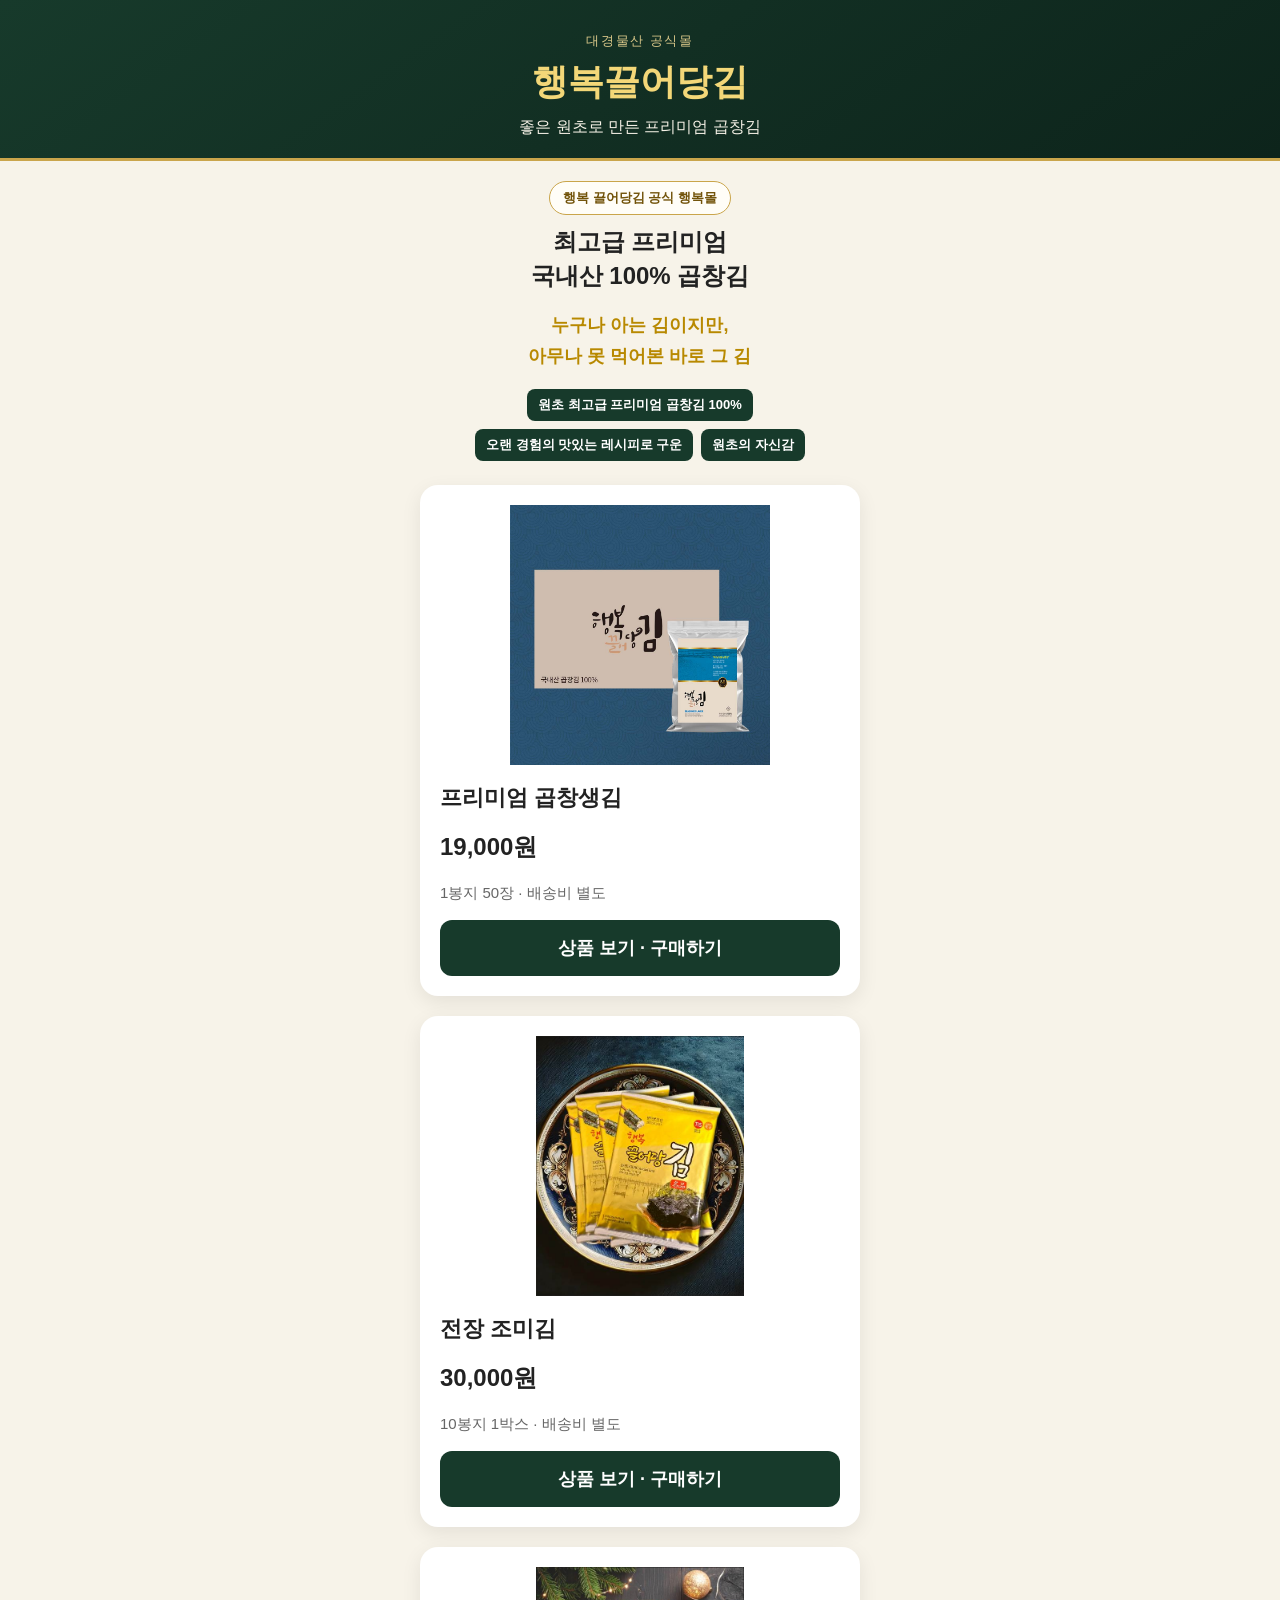
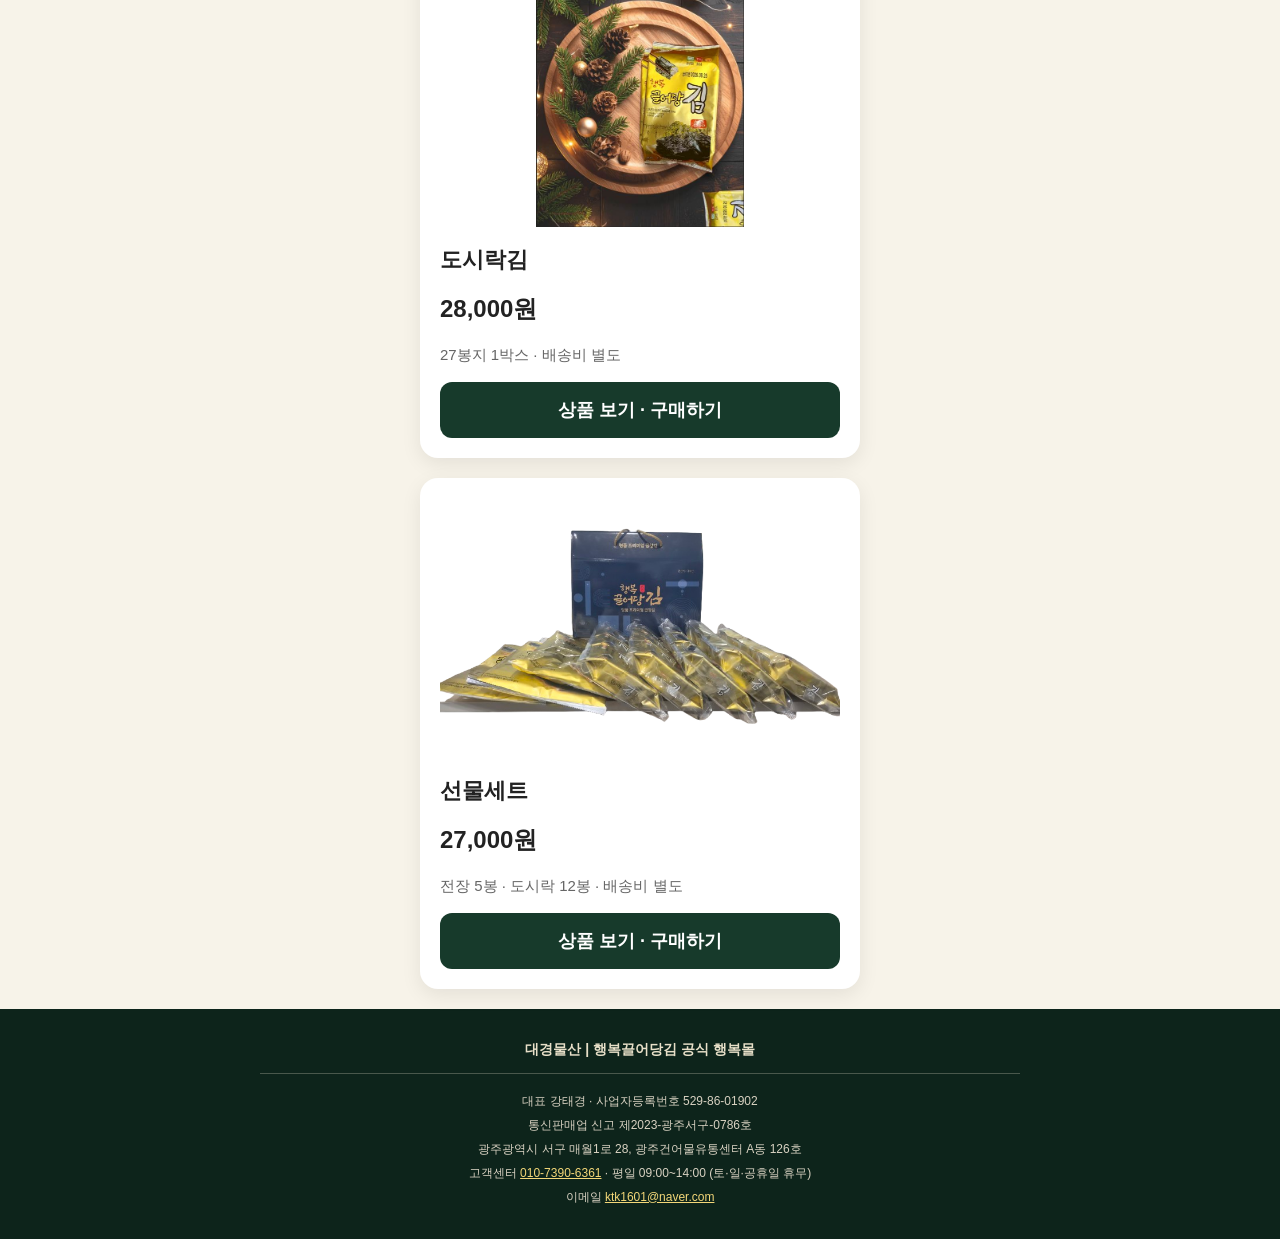
<file: index.html>
<!DOCTYPE html>
<html lang="ko">
<head>
    <meta charset="UTF-8">
    <meta name="viewport" content="width=device-width, initial-scale=1.0">
    <title>행복 끌어당김 | 국내산 프리미엄 곱창김 | 대경물산 행복몰</title>
    <link rel="stylesheet" href="style.css">
    <meta name="description" content="행복 끌어당김은 대경물산이 운영하는 국내산 프리미엄 곱창김 전문 쇼핑몰입니다. 곱창생김, 전장 조미김, 도시락김과 선물세트를 만나보세요.">
    <meta property="og:type" content="website">
    <meta property="og:title" content="행복 끌어당김 | 국내산 프리미엄 곱창김 | 대경물산 행복몰">
    <meta property="og:description" content="행복 끌어당김은 대경물산의 공식 곱창김 브랜드입니다. 국내산 프리미엄 곱창김으로 만든 곱창생김, 전장 조미김, 도시락김과 선물세트를 행복몰에서 만나보세요.">
    <meta property="og:image" content="https://www.haengbokmall.com/images/og-image-optimized.jpg">
    <meta property="og:url" content="https://www.haengbokmall.com/">
    <meta name="naver-site-verification" content="cf961c0ebadb710ff965125142c5786abef2ef1a" />
</head>

<body>
    <header>
        <p class="company-name">대경물산 공식몰</p>
        <h1>행복끌어당김</h1>
        <p>좋은 원초로 만든 프리미엄 곱창김</p>
    </header>

    <main>
        <section class="shop-intro">
            <p class="official-badge">행복 끌어당김 공식 행복몰</p>
            <h2>최고급 프리미엄<br>국내산 100% 곱창김</h2>
            <p class="brand-slogan">누구나 아는 김이지만,<br>아무나 못 먹어본 바로 그 김</p>
            <div class="brand-points" aria-label="행복끌어당김의 특징">
                <span>원초 최고급 프리미엄 곱창김 100%</span>
                <span>오랜 경험의 맛있는 레시피로 구운</span>
                <span>원초의 자신감</span>
            </div>
        </section>

        <section class="products">
            <div class="product-card">
                <img src="images/생김.jpg" alt="행복끌어당김 프리미엄 곱창생김" class="product-image">
                <h3>프리미엄 곱창생김</h3>
                <p class="price">19,000원</p>
                <p class="description">1봉지 50장 · 배송비 별도</p>
                <button type="button" onclick="location.href='gopchang.html'">상품 보기 · 구매하기</button>
            </div>
            <div class="product-card">
                <img src="images/전장조미김-small.jpg" alt="행복끌어당김 전장 조미김" class="product-image">
                <h3>전장 조미김</h3>
                <p class="price">30,000원</p>
                <p class="description">10봉지 1박스 · 배송비 별도</p>
                <button type="button" onclick="location.href='jeonjang.html'">상품 보기 · 구매하기</button>
            </div>
            <div class="product-card">
                <img src="images/도시락김-small.jpg" alt="행복끌어당김 도시락김" class="product-image">
                <h3>도시락김</h3>
                <p class="price">28,000원</p>
                <p class="description">27봉지 1박스 · 배송비 별도</p>
                <button type="button" onclick="location.href='dosirak.html'">상품 보기 · 구매하기</button>
            </div>
            <div class="product-card">
                <img src="images/세트구성.png" alt="행복끌어당김 곱창김 선물세트" class="product-image">
                <h3>선물세트</h3>
                <p class="price">27,000원</p>
                <p class="description">전장 5봉 · 도시락 12봉 · 배송비 별도</p>
                <button type="button" onclick="location.href='set.html'">상품 보기 · 구매하기</button>
            </div>
        </section>
    </main>

    <footer>
        <p><strong>대경물산 | 행복끌어당김 공식 행복몰</strong></p>
        <div class="business-info">
            <p>대표 강태경 · 사업자등록번호 529-86-01902</p>
            <p>통신판매업 신고 제2023-광주서구-0786호</p>
            <p>광주광역시 서구 매월1로 28, 광주건어물유통센터 A동 126호</p>
            <p>고객센터 <a href="tel:01073906361">010-7390-6361</a> · 평일 09:00~14:00 (토·일·공휴일 휴무)</p>
            <p>이메일 <a href="mailto:ktk1601@naver.com">ktk1601@naver.com</a></p>
        </div>
    </footer>
</body>
</html>
</file>
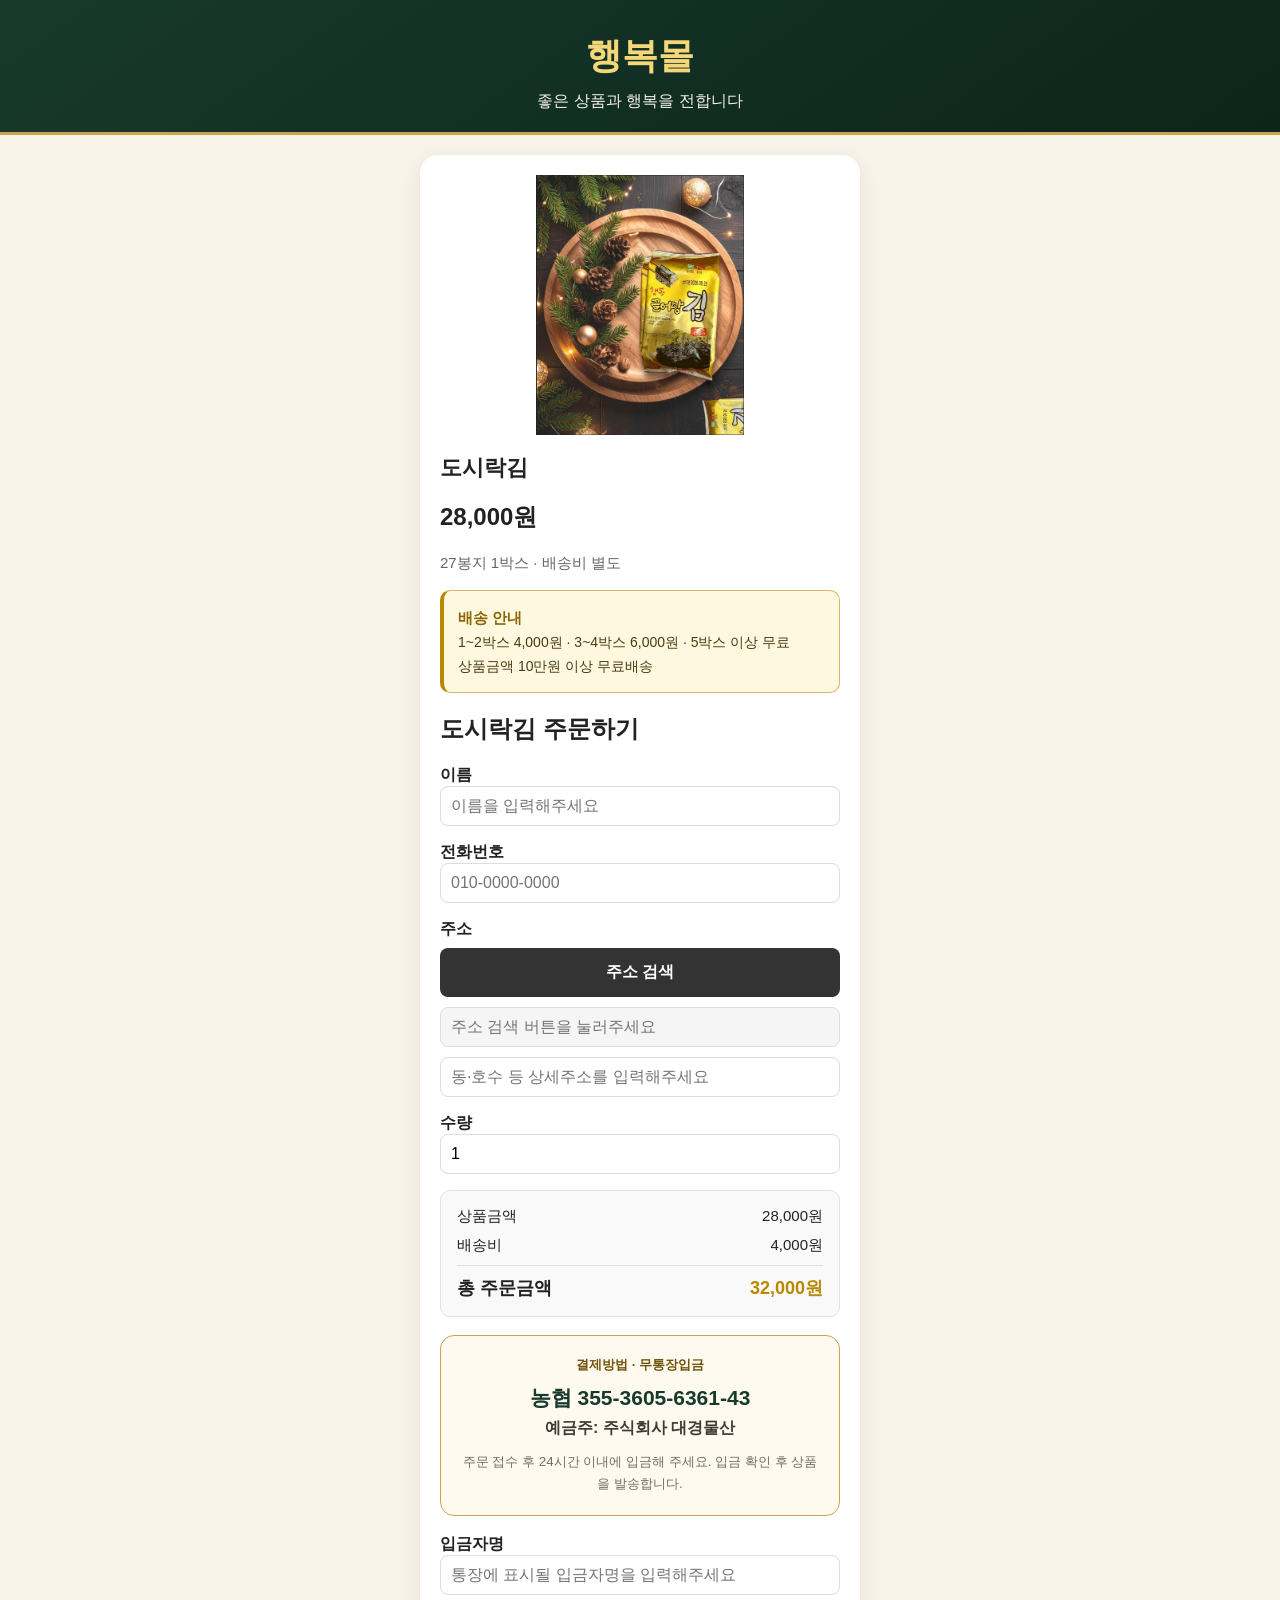
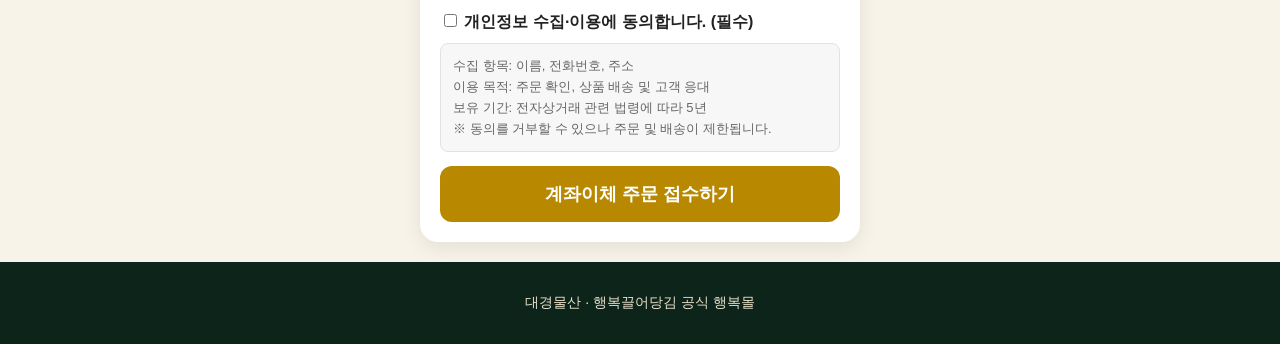
<file: dosirak-order.html>
<!DOCTYPE html>
<html lang="ko">
<head>
    <meta charset="UTF-8">
    <meta name="viewport" content="width=device-width, initial-scale=1.0">
    <title>도시락김 | 행복몰</title>
    <link rel="stylesheet" href="style.css">
    <style>
        .order-summary {
            margin: 16px 0;
            padding: 16px;
            background-color: #f9f9f9;
            border: 1px solid #e2e2e2;
            border-radius: 10px;
        }

        .order-summary p {
            display: flex;
            justify-content: space-between;
            margin: 0 0 10px;
            font-size: 15px;
        }

        .order-summary p:last-child {
            margin-bottom: 0;
            padding-top: 10px;
            border-top: 1px solid #ddd;
            font-size: 18px;
            font-weight: bold;
        }

        .order-summary .total-amount {
            color: #b88900;
        }

        .product-card input:not([type="checkbox"]) {
            width: 100%;
            padding: 10px;
            font-size: 16px;
            border: 1px solid #ddd;
            border-radius: 8px;
        }

        .product-card label {
            font-weight: bold;
        }

        .product-card .submit-order-btn {
            background-color: #b88900;
            color: #ffffff;
        }

        .product-card .submit-order-btn:disabled {
            opacity: 0.6;
            cursor: not-allowed;
        }

        .address-group {
            margin: 0 0 16px;
        }

        .address-group label {
            display: block;
            margin-bottom: 8px;
        }

        .address-search-btn {
            width: 100%;
            margin-bottom: 10px;
            padding: 14px 16px;
            font-size: 16px;
            font-weight: bold;
            border: none;
            border-radius: 8px;
            background-color: #333333;
            color: #ffffff;
            cursor: pointer;
            min-height: 48px;
        }

        .address-search-btn:active {
            background-color: #222222;
        }

        .address-base-input {
            background-color: #f5f5f5;
            color: #333333;
            margin-bottom: 10px;
            cursor: default;
        }

        .address-base-input:focus {
            outline: none;
            border-color: #ddd;
        }

        .address-detail-input {
            margin-bottom: 0;
        }

        .postcode-layer {
            display: none;
            position: fixed;
            inset: 0;
            z-index: 1000;
            padding: 16px;
            box-sizing: border-box;
        }

        .postcode-layer.is-open {
            display: flex;
            align-items: center;
            justify-content: center;
        }

        body.postcode-layer-open {
            overflow: hidden;
        }

        .postcode-layer-backdrop {
            position: absolute;
            inset: 0;
            background-color: rgba(0, 0, 0, 0.55);
        }

        .postcode-layer-panel {
            position: relative;
            z-index: 1;
            display: flex;
            flex-direction: column;
            width: 100%;
            max-width: 500px;
            max-height: calc(100vh - 32px);
            background-color: #ffffff;
            border-radius: 16px;
            box-shadow: 0 12px 40px rgba(0, 0, 0, 0.25);
            overflow: hidden;
        }

        .postcode-layer-header {
            display: flex;
            flex-direction: column;
            align-items: stretch;
            gap: 10px;
            padding: 16px;
            border-bottom: 1px solid #e5e5e5;
            background-color: #ffffff;
            flex-shrink: 0;
            box-sizing: border-box;
        }

        .postcode-layer-header h3 {
            margin: 0;
            width: 100%;
            font-size: 18px;
            line-height: 1.4;
            white-space: nowrap;
            text-align: center;
        }

        .postcode-close-btn {
            width: 100%;
            box-sizing: border-box;
            border: none;
            border-radius: 8px;
            padding: 12px 16px;
            font-size: 15px;
            font-weight: bold;
            background-color: #333333;
            color: #ffffff;
            cursor: pointer;
            min-height: 44px;
        }

        .postcode-close-btn:active {
            background-color: #222222;
        }

        .postcode-embed {
            width: 100%;
            flex: 1 1 auto;
            min-height: 420px;
            height: min(72vh, 560px);
            overflow: auto;
            -webkit-overflow-scrolling: touch;
        }

        @media (max-width: 600px) {
            .postcode-layer {
                padding: 0;
            }

            .postcode-layer-panel {
                max-width: 100%;
                max-height: 100vh;
                height: 100vh;
                border-radius: 0;
            }

            .postcode-embed {
                min-height: 0;
                height: auto;
                flex: 1 1 auto;
            }

            .postcode-layer-header {
                padding: 14px 16px;
            }
        }
    </style>
</head>

<body>

    <header>
        <h1>행복몰</h1>
        <p>좋은 상품과 행복을 전합니다</p>
    </header>

    <main>
        <section class="products">

            <div class="product-card">

                <img src="images/도시락김-small.jpg"
                     alt="도시락김"
                     class="product-image">

                <h3>도시락김</h3>

                <p class="price">28,000원</p>

                <p class="description">
                    27봉지 1박스 · 배송비 별도
                </p>

                <div class="shipping-info">
                    <strong>배송 안내</strong><br>
                    1~2박스 4,000원 · 3~4박스 6,000원 · 5박스 이상 무료<br>
                    상품금액 10만원 이상 무료배송
                </div>

                <h2>도시락김 주문하기</h2>

                <p>
                    <label>이름</label><br>
                    <input type="text" name="customer_name" placeholder="이름을 입력해주세요">
                </p>

                <p>
                    <label>전화번호</label><br>
                    <input type="tel" name="customer_phone" placeholder="010-0000-0000">
                </p>

                <div class="address-group">
                    <label for="address-base">주소</label>
                    <button type="button" id="search-address-btn" class="address-search-btn">주소 검색</button>
                    <input type="text"
                           id="address-base"
                           name="customer_address_base"
                           class="address-base-input"
                           placeholder="주소 검색 버튼을 눌러주세요"
                           readonly>
                    <input type="text"
                           id="address-detail"
                           name="customer_address_detail"
                           class="address-detail-input"
                           placeholder="동·호수 등 상세주소를 입력해주세요">
                </div>

                <p>
                    <label>수량</label><br>
                    <input type="number" name="quantity" id="quantity" value="1" min="1">
                </p>

                <div class="order-summary">
                    <p>
                        <span>상품금액</span>
                        <span id="product-amount">28,000원</span>
                    </p>
                    <p>
                        <span>배송비</span>
                        <span id="shipping-fee">4,000원</span>
                    </p>
                    <p>
                        <span>총 주문금액</span>
                        <span id="total-amount" class="total-amount">32,000원</span>
                    </p>
                </div>

                <div class="bank-transfer-box">
                    <p class="payment-label">결제방법 · 무통장입금</p>
                    <strong>농협 355-3605-6361-43</strong>
                    <span>예금주: 주식회사 대경물산</span>
                    <small>주문 접수 후 24시간 이내에 입금해 주세요. 입금 확인 후 상품을 발송합니다.</small>
                </div>

                <p>
                    <label>입금자명</label><br>
                    <input type="text" name="depositor_name" placeholder="통장에 표시될 입금자명을 입력해주세요">
                </p>

                <label>
                    <input type="checkbox" id="privacyAgree">
                    개인정보 수집·이용에 동의합니다. (필수)
                </label>
                <div class="privacy-info">
                    수집 항목: 이름, 전화번호, 주소<br>
                    이용 목적: 주문 확인, 상품 배송 및 고객 응대<br>
                    보유 기간: 전자상거래 관련 법령에 따라 5년<br>
                    ※ 동의를 거부할 수 있으나 주문 및 배송이 제한됩니다.
                </div>
                <button type="button" id="submit-order-btn" class="submit-order-btn" onclick="submitOrder()">계좌이체 주문 접수하기</button>

            </div>

        </section>
    </main>

    <footer>
        <p>대경물산 · 행복끌어당김 공식 행복몰</p>
    </footer>

    <div id="postcode-layer" class="postcode-layer" aria-hidden="true">
        <div class="postcode-layer-backdrop" id="postcode-layer-backdrop"></div>
        <div class="postcode-layer-panel" role="dialog" aria-modal="true" aria-labelledby="postcode-layer-title">
            <div class="postcode-layer-header">
                <h3 id="postcode-layer-title">주소 검색</h3>
                <button type="button" id="close-postcode-btn" class="postcode-close-btn">닫기</button>
            </div>
            <div id="postcode-embed" class="postcode-embed"></div>
        </div>
    </div>

    <script src="https://t1.kakaocdn.net/mapjsapi/bundle/postcode/prod/postcode.v2.js"></script>
    <script>
        const product = '도시락김';
        const UNIT_PRICE = 28000;
        const FREE_SHIPPING_THRESHOLD = 100000;

        function formatWon(amount) {
            return amount.toLocaleString('ko-KR') + '원';
        }

        function calculateShipping(quantity, productAmount) {
            if (productAmount >= FREE_SHIPPING_THRESHOLD) {
                return 0;
            }
            if (quantity >= 5) {
                return 0;
            }
            if (quantity >= 3) {
                return 6000;
            }
            return 4000;
        }

        function calculateOrder(quantity) {
            const qty = Math.max(1, parseInt(quantity, 10) || 1);
            const productAmount = UNIT_PRICE * qty;
            const shippingFee = calculateShipping(qty, productAmount);
            const totalAmount = productAmount + shippingFee;

            return {
                quantity: qty,
                productAmount: productAmount,
                shippingFee: shippingFee,
                totalAmount: totalAmount
            };
        }

        function parseQuantity(value) {
            const trimmed = String(value).trim();
            if (trimmed === '') {
                return null;
            }
            const qty = parseInt(trimmed, 10);
            if (isNaN(qty)) {
                return null;
            }
            return qty;
        }

        function updateOrderSummaryDisplay(order) {
            document.getElementById('product-amount').textContent = formatWon(order.productAmount);
            document.getElementById('shipping-fee').textContent = formatWon(order.shippingFee);
            document.getElementById('total-amount').textContent = formatWon(order.totalAmount);
        }

        function handleQuantityInput() {
            const qty = parseQuantity(document.getElementById('quantity').value);
            if (qty !== null && qty >= 1) {
                updateOrderSummaryDisplay(calculateOrder(qty));
            }
        }

        function handleQuantityBlur() {
            const quantityInput = document.getElementById('quantity');
            const qty = parseQuantity(quantityInput.value);

            if (qty === null || qty < 1) {
                quantityInput.value = '1';
            }

            updateOrderSummaryDisplay(calculateOrder(quantityInput.value));
        }

        function handleQuantityFocus() {
            document.getElementById('quantity').select();
        }

        const quantityInput = document.getElementById('quantity');
        quantityInput.addEventListener('focus', handleQuantityFocus);
        quantityInput.addEventListener('click', handleQuantityFocus);
        quantityInput.addEventListener('input', handleQuantityInput);
        quantityInput.addEventListener('blur', handleQuantityBlur);
        updateOrderSummaryDisplay(calculateOrder(quantityInput.value));

        function getFullAddress() {
            const base = document.getElementById('address-base').value.trim();
            const detail = document.getElementById('address-detail').value.trim();

            if (!base) {
                return '';
            }
            if (!detail) {
                return base;
            }
            return base + ' ' + detail;
        }

        function closePostcodeLayer() {
            const layer = document.getElementById('postcode-layer');
            layer.classList.remove('is-open');
            layer.setAttribute('aria-hidden', 'true');
            document.body.classList.remove('postcode-layer-open');
            document.getElementById('postcode-embed').innerHTML = '';
        }

        function openPostcodeSearch() {
            if (typeof kakao === 'undefined' || !kakao.Postcode) {
                alert('주소검색 서비스를 불러오지 못했습니다. 잠시 후 다시 시도해 주세요.');
                return;
            }

            const layer = document.getElementById('postcode-layer');
            const embedElement = document.getElementById('postcode-embed');
            embedElement.innerHTML = '';

            layer.classList.add('is-open');
            layer.setAttribute('aria-hidden', 'false');
            document.body.classList.add('postcode-layer-open');

            new kakao.Postcode({
                oncomplete: function(data) {
                    const addr = data.userSelectedType === 'R' ? data.roadAddress : data.jibunAddress;
                    document.getElementById('address-base').value = addr;
                    closePostcodeLayer();
                    document.getElementById('address-detail').focus();
                },
                width: '100%',
                height: '100%'
            }).embed(embedElement);
        }

        document.getElementById('search-address-btn').addEventListener('click', openPostcodeSearch);
        document.getElementById('close-postcode-btn').addEventListener('click', closePostcodeLayer);
        document.getElementById('postcode-layer-backdrop').addEventListener('click', closePostcodeLayer);

        async function submitOrder() {
            const submitButton = document.getElementById('submit-order-btn');
            const privacyAgree = document.getElementById('privacyAgree');

            if (!privacyAgree.checked) {
                alert('개인정보 수집·이용에 동의해주세요.');
                return;
            }

            const name = document.querySelector('[name="customer_name"]').value;
            const phone = document.querySelector('[name="customer_phone"]').value;
            const address = getFullAddress();
            const depositorName = document.querySelector('[name="depositor_name"]').value.trim();
            const order = calculateOrder(document.querySelector('[name="quantity"]').value);
            const webAppUrl = 'https://script.google.com/macros/s/AKfycbxQE3hzIQV2tQbO7AhbY4cIKQ9d5VEGopx0FgOf4BYCDJGkueV53_bzwV2L3l8uk-GvJw/exec';

            if (!name || !phone || !address || !depositorName) {
                alert('이름, 전화번호, 주소, 입금자명을 모두 입력해주세요.');
                return;
            }

            submitButton.disabled = true;
            submitButton.textContent = '주문 접수 중...';
            alert(
                '상품명: ' + product +
                '\n이름: ' + name +
                '\n전화번호: ' + phone +
                '\n주소: ' + address +
                '\n입금자명: ' + depositorName +
                '\n수량: ' + order.quantity +
                '\n상품금액: ' + formatWon(order.productAmount) +
                '\n배송비: ' + formatWon(order.shippingFee) +
                '\n총 주문금액: ' + formatWon(order.totalAmount)
            );
            try {
                await fetch(webAppUrl, {
                    method: 'POST',
                    body: JSON.stringify({
                        product: product,
                        name: name,
                        phone: phone,
                        address: address,
                        depositorName: depositorName,
                        paymentMethod: '무통장입금',
                        quantity: order.quantity,
                        productAmount: order.productAmount,
                        shippingFee: order.shippingFee,
                        totalAmount: order.totalAmount
                    })
                });
                alert(
                    '주문이 정상적으로 접수되었습니다.\n\n' +
                    '입금계좌: 농협 355-3605-6361-43\n' +
                    '예금주: 주식회사 대경물산\n' +
                    '입금금액: ' + formatWon(order.totalAmount) + '\n\n' +
                    '24시간 이내 입금해 주세요. 입금 확인 후 발송됩니다.'
                );
                document.querySelector('[name="customer_name"]').value = '';
                document.querySelector('[name="customer_phone"]').value = '';
                document.getElementById('address-base').value = '';
                document.getElementById('address-detail').value = '';
                document.querySelector('[name="depositor_name"]').value = '';
                document.querySelector('[name="quantity"]').value = '1';
                document.getElementById('privacyAgree').checked = false;
                updateOrderSummaryDisplay(calculateOrder('1'));
            } catch (error) {
                alert('주문 전송에 실패했습니다. 잠시 후 다시 시도해주세요.');
            } finally {
                submitButton.disabled = false;
                submitButton.textContent = '계좌이체 주문 접수하기';
            }
        }
    </script>

<script>
    const phoneInput = document.querySelector('input[name="customer_phone"]');
  
    if (phoneInput) {
      phoneInput.setAttribute('inputmode', 'numeric');
      phoneInput.setAttribute('autocomplete', 'tel');
      phoneInput.setAttribute('maxlength', '13');
  
      phoneInput.addEventListener('input', function () {
        const numbers = this.value.replace(/[^0-9]/g, '').slice(0, 11);
  
        if (numbers.length <= 3) {
          this.value = numbers;
        } else if (numbers.length <= 7) {
          this.value = numbers.slice(0, 3) + '-' + numbers.slice(3);
        } else if (numbers.length <= 10) {
          this.value =
            numbers.slice(0, 3) + '-' +
            numbers.slice(3, 6) + '-' +
            numbers.slice(6);
        } else {
          this.value =
            numbers.slice(0, 3) + '-' +
            numbers.slice(3, 7) + '-' +
            numbers.slice(7);
        }
      });
  
      const orderButton = Array.from(document.querySelectorAll('button')).find(
        button => button.textContent.includes('주문 접수하기')
      );
  
      if (orderButton) {
        orderButton.addEventListener('click', function (event) {
          const phoneNumbers = phoneInput.value.replace(/[^0-9]/g, '');
  
          if (phoneNumbers.length !== 10 && phoneNumbers.length !== 11) {
            event.preventDefault();
            event.stopImmediatePropagation();
            alert('전화번호를 정확히 입력해 주세요.');
            phoneInput.focus();
          }
        }, true);
      }
    }
  </script>
</body>
</html>
</file>
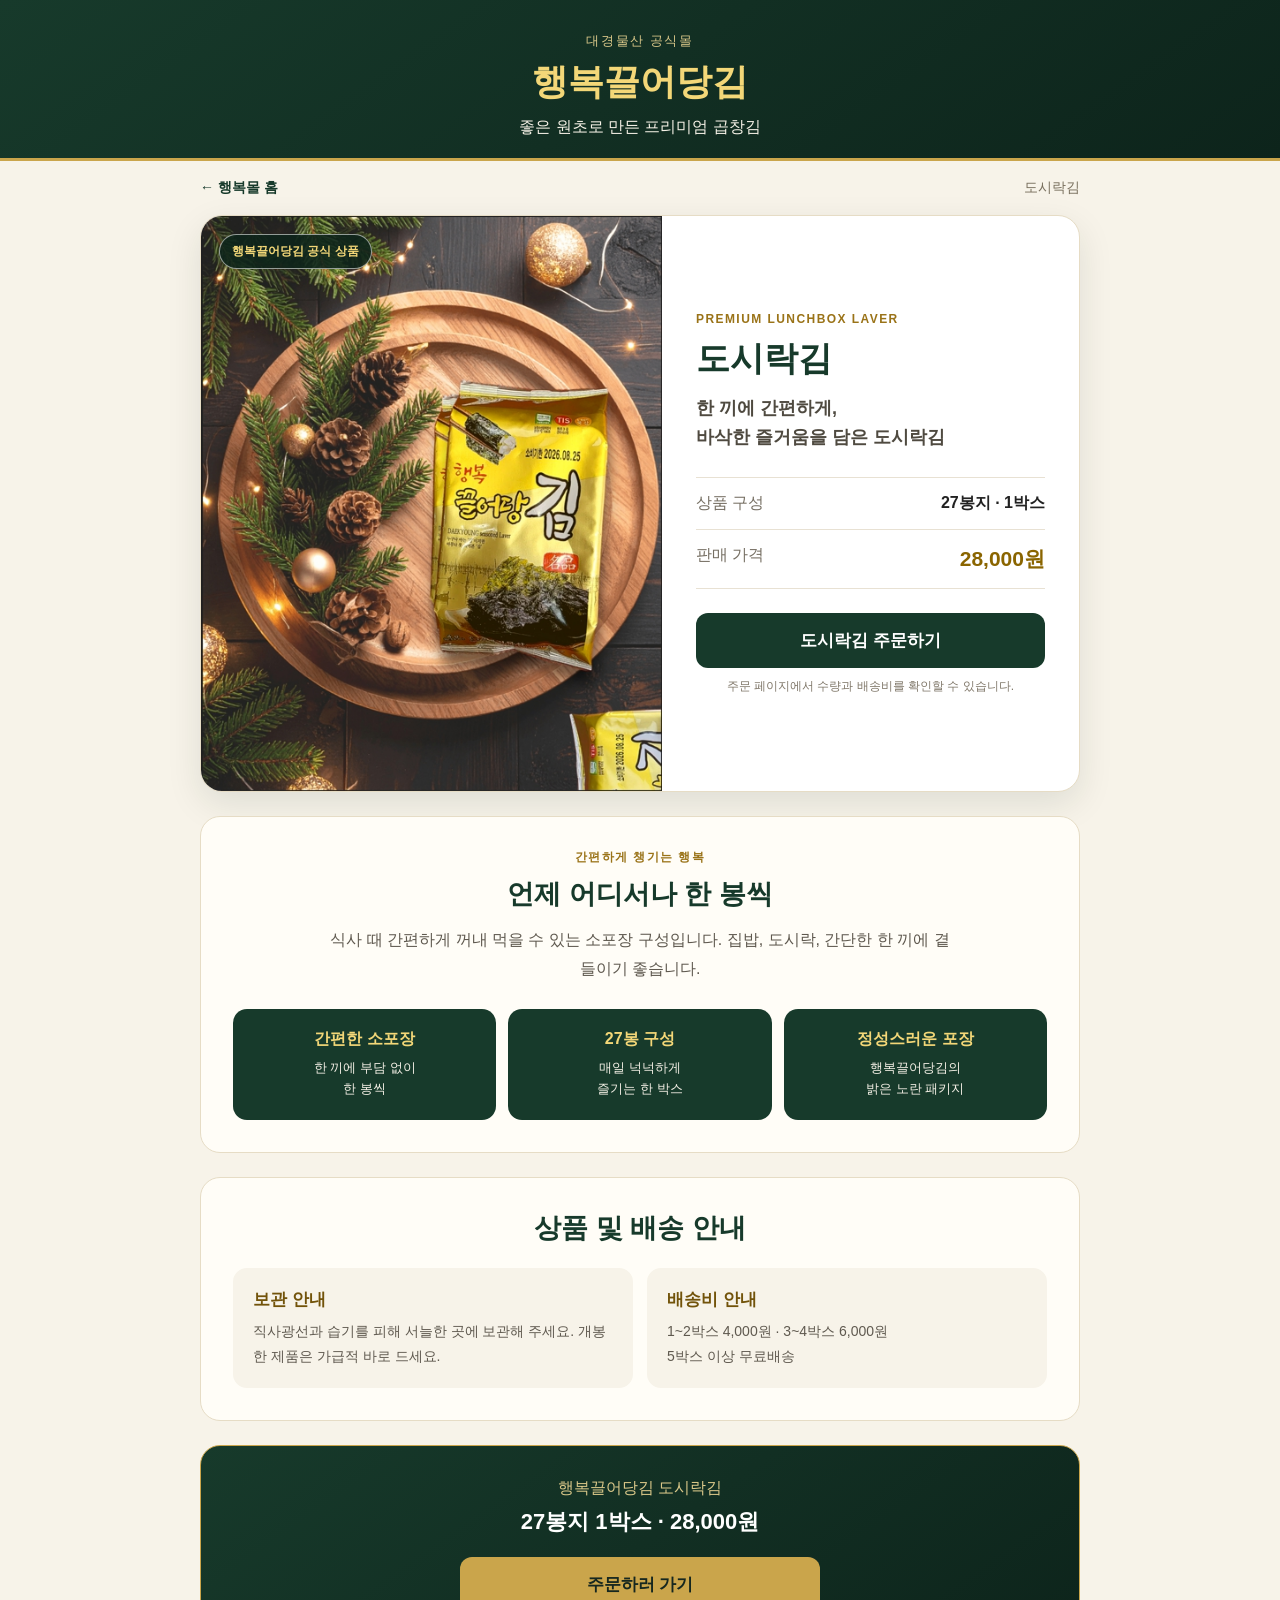
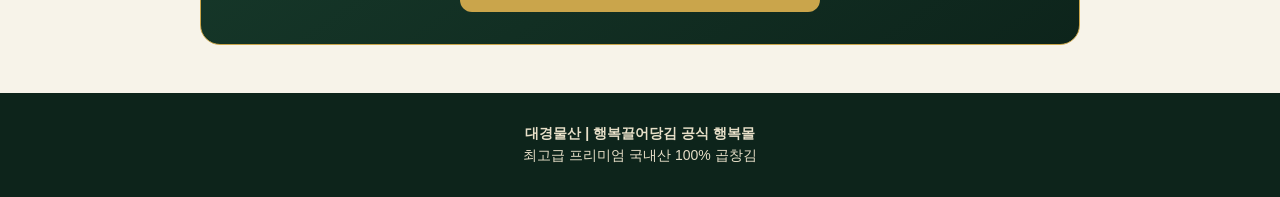
<file: dosirak.html>
<!DOCTYPE html>
<html lang="ko">
<head>
    <meta charset="UTF-8">
    <meta name="viewport" content="width=device-width, initial-scale=1.0">
    <title>행복끌어당김 도시락김 | 행복몰</title>
    <meta name="description" content="대경물산 행복끌어당김 도시락김. 국내산 곱창김으로 만든 도시락김 27봉지 1박스를 만나보세요.">
    <link rel="stylesheet" href="style.css">
</head>
<body>
    <header>
        <p class="company-name">대경물산 공식몰</p>
        <h1>행복끌어당김</h1>
        <p>좋은 원초로 만든 프리미엄 곱창김</p>
    </header>

    <main class="detail-main">
        <nav class="breadcrumb" aria-label="현재 위치">
            <a href="index.html">← 행복몰 홈</a>
            <span>도시락김</span>
        </nav>

        <article class="detail-product">
            <div class="detail-photo-wrap">
                <span class="detail-badge">행복끌어당김 공식 상품</span>
                <img src="images/도시락김.jpg" alt="행복끌어당김 도시락김 상품" class="detail-product-image">
            </div>
            <div class="detail-summary">
                <p class="detail-eyebrow">PREMIUM LUNCHBOX LAVER</p>
                <h2>도시락김</h2>
                <p class="detail-lead">한 끼에 간편하게,<br>바삭한 즐거움을 담은 도시락김</p>
                <dl class="detail-specs">
                    <div><dt>상품 구성</dt><dd>27봉지 · 1박스</dd></div>
                    <div><dt>판매 가격</dt><dd class="detail-price">28,000원</dd></div>
                </dl>
                <a class="primary-order-link" href="dosirak-order.html?product=도시락김">도시락김 주문하기</a>
                <p class="order-note">주문 페이지에서 수량과 배송비를 확인할 수 있습니다.</p>
            </div>
        </article>

        <section class="detail-story" aria-labelledby="dosirak-story-title">
            <p class="section-kicker">간편하게 챙기는 행복</p>
            <h2 id="dosirak-story-title">언제 어디서나 한 봉씩</h2>
            <p>식사 때 간편하게 꺼내 먹을 수 있는 소포장 구성입니다. 집밥, 도시락, 간단한 한 끼에 곁들이기 좋습니다.</p>
            <div class="detail-points">
                <div><strong>간편한 소포장</strong><span>한 끼에 부담 없이<br>한 봉씩</span></div>
                <div><strong>27봉 구성</strong><span>매일 넉넉하게<br>즐기는 한 박스</span></div>
                <div><strong>정성스러운 포장</strong><span>행복끌어당김의<br>밝은 노란 패키지</span></div>
            </div>
        </section>

        <section class="detail-guide" aria-labelledby="dosirak-guide-title">
            <h2 id="dosirak-guide-title">상품 및 배송 안내</h2>
            <div class="guide-list">
                <div><h3>보관 안내</h3><p>직사광선과 습기를 피해 서늘한 곳에 보관해 주세요. 개봉한 제품은 가급적 바로 드세요.</p></div>
                <div><h3>배송비 안내</h3><p>1~2박스 4,000원 · 3~4박스 6,000원<br>5박스 이상 무료배송</p></div>
            </div>
        </section>

        <aside class="detail-final-cta">
            <p>행복끌어당김 도시락김</p>
            <strong>27봉지 1박스 · 28,000원</strong>
            <a class="primary-order-link" href="dosirak-order.html?product=도시락김">주문하러 가기</a>
        </aside>
    </main>

    <footer>
        <p><strong>대경물산 | 행복끌어당김 공식 행복몰</strong></p>
        <p>최고급 프리미엄 국내산 100% 곱창김</p>
    </footer>
</body>
</html>
</file>
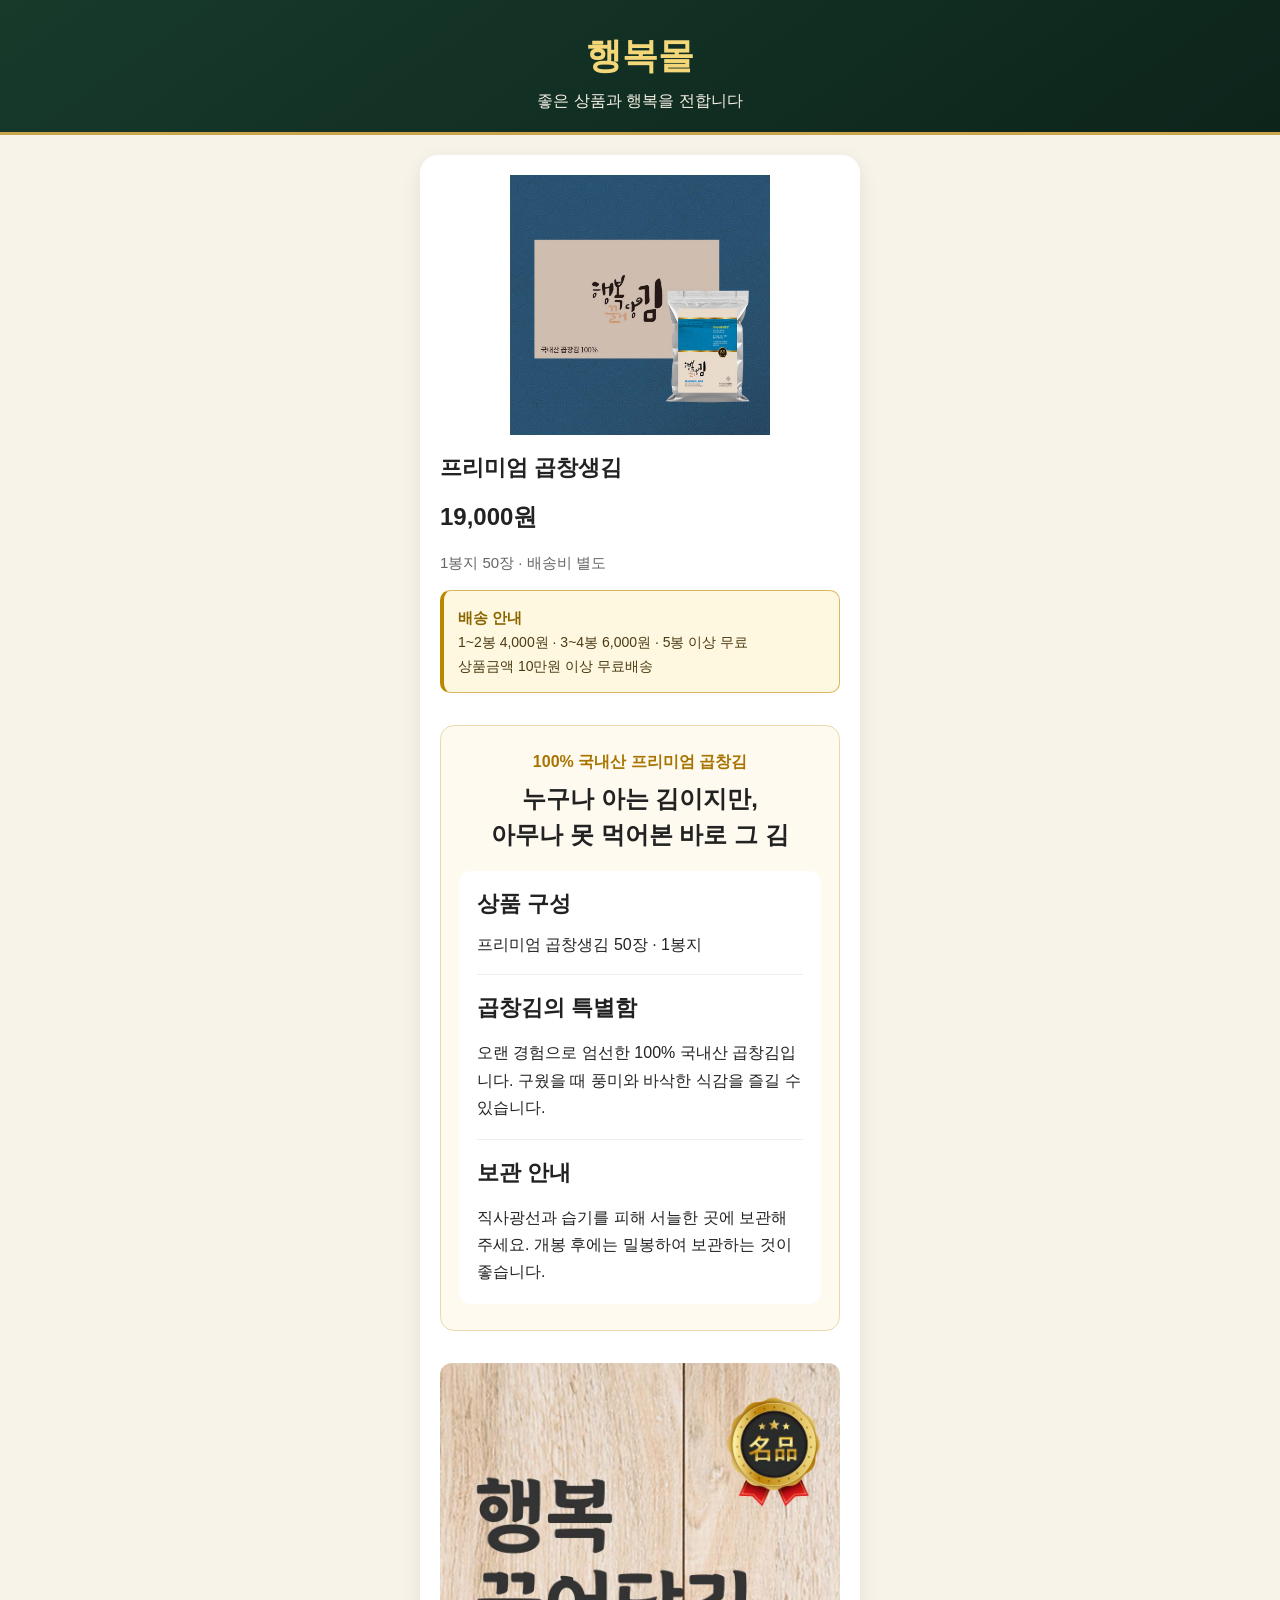
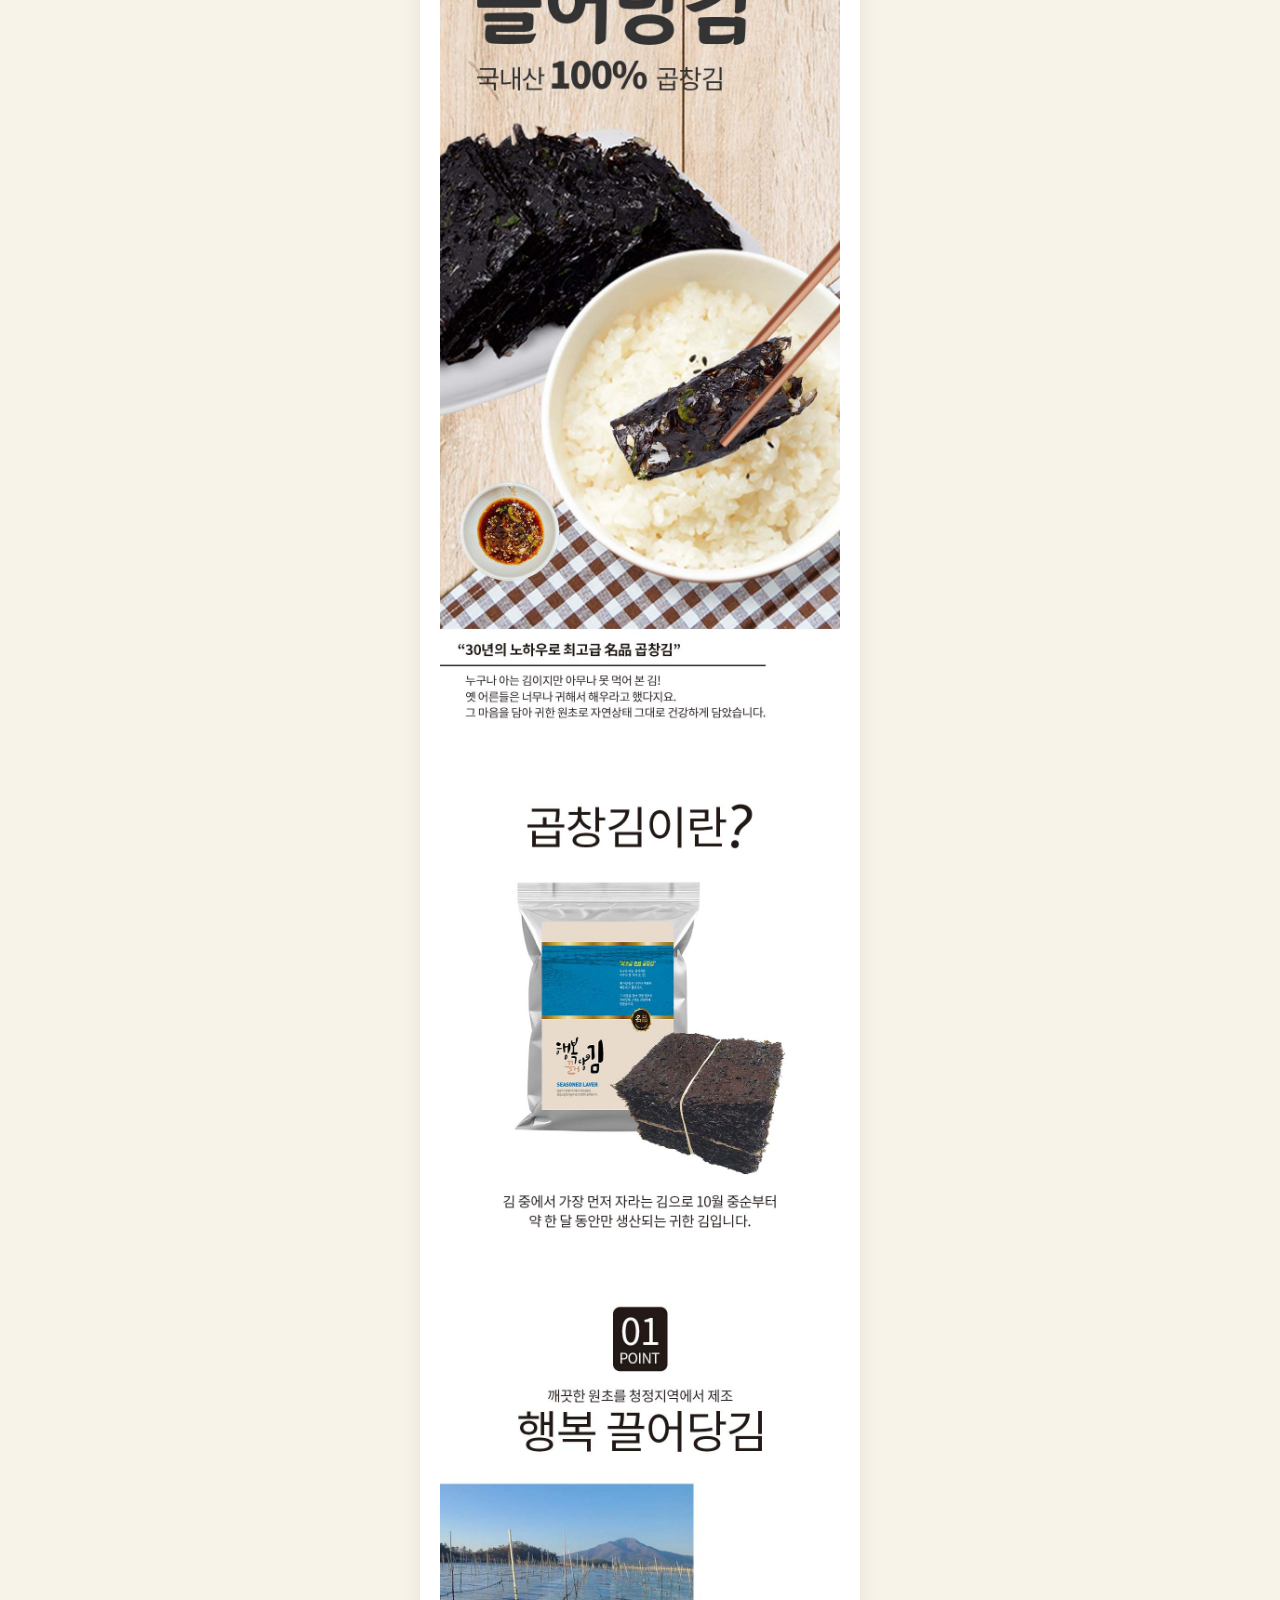
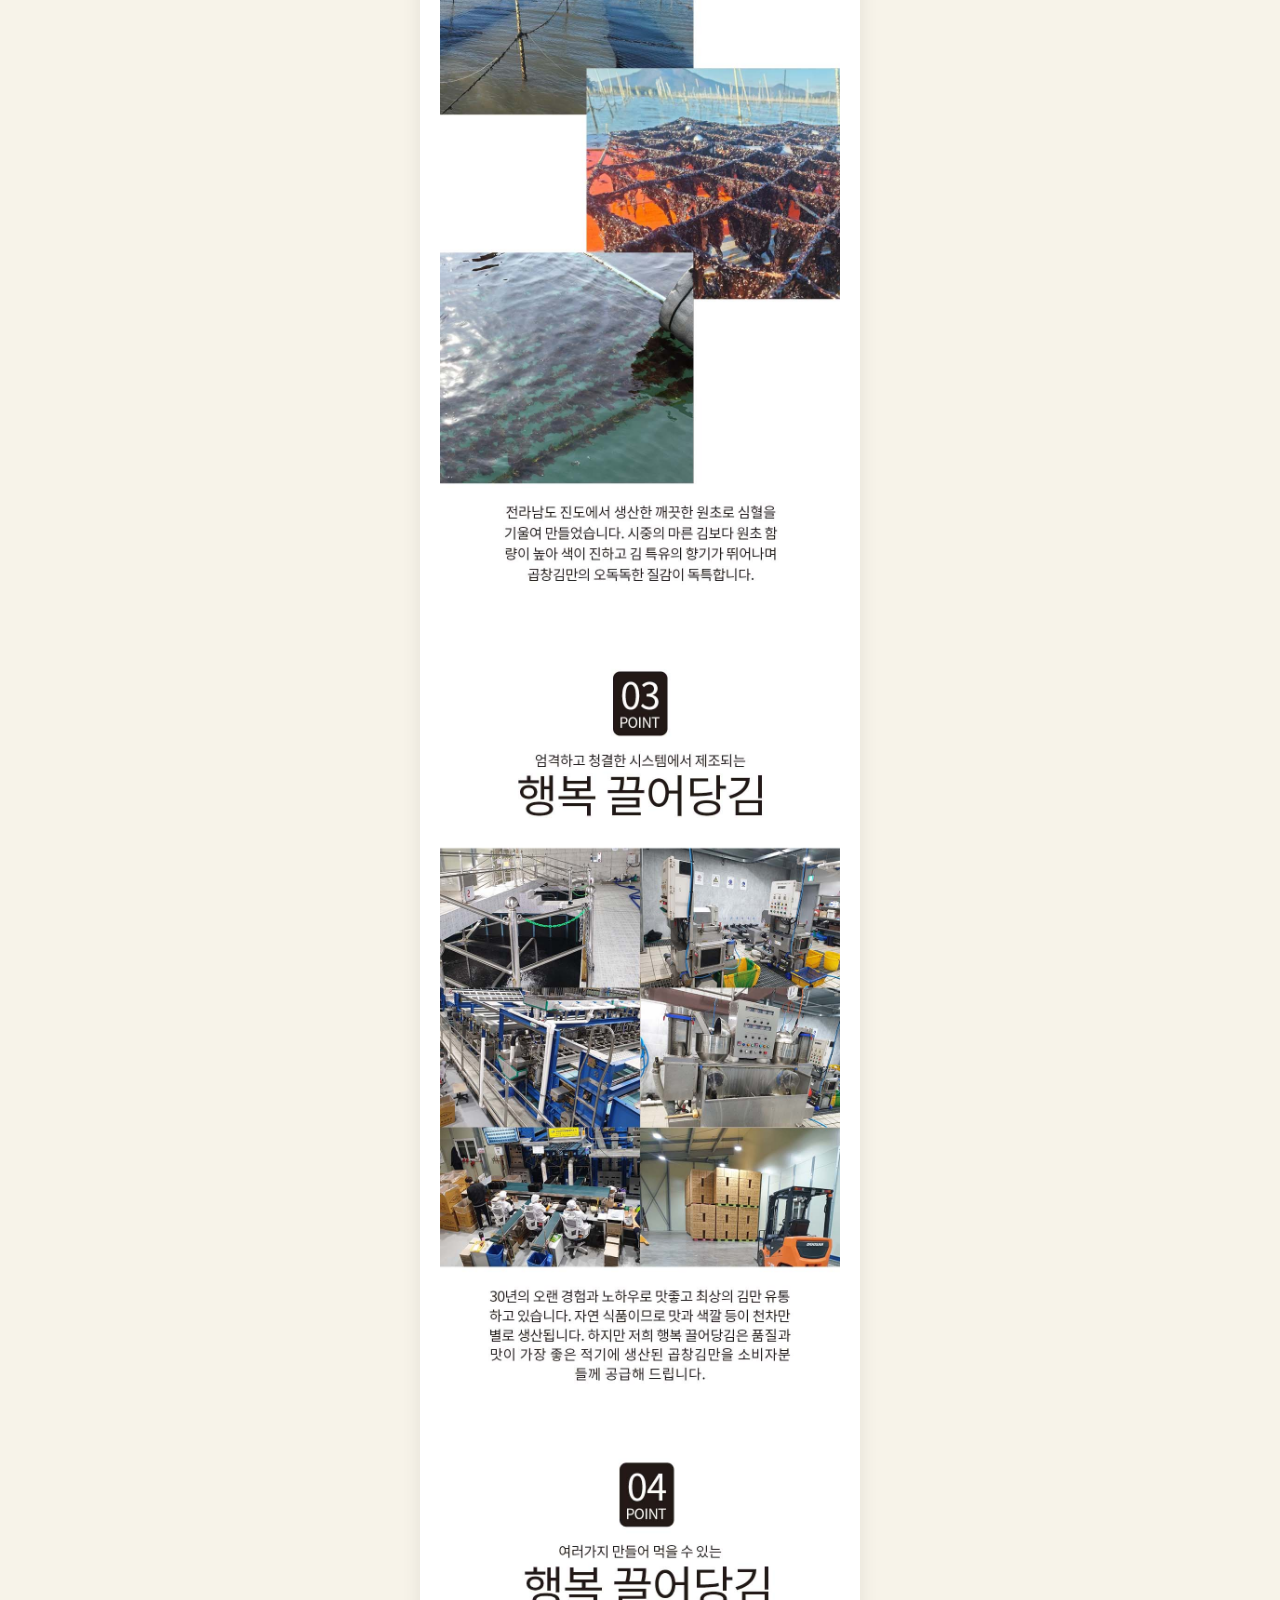
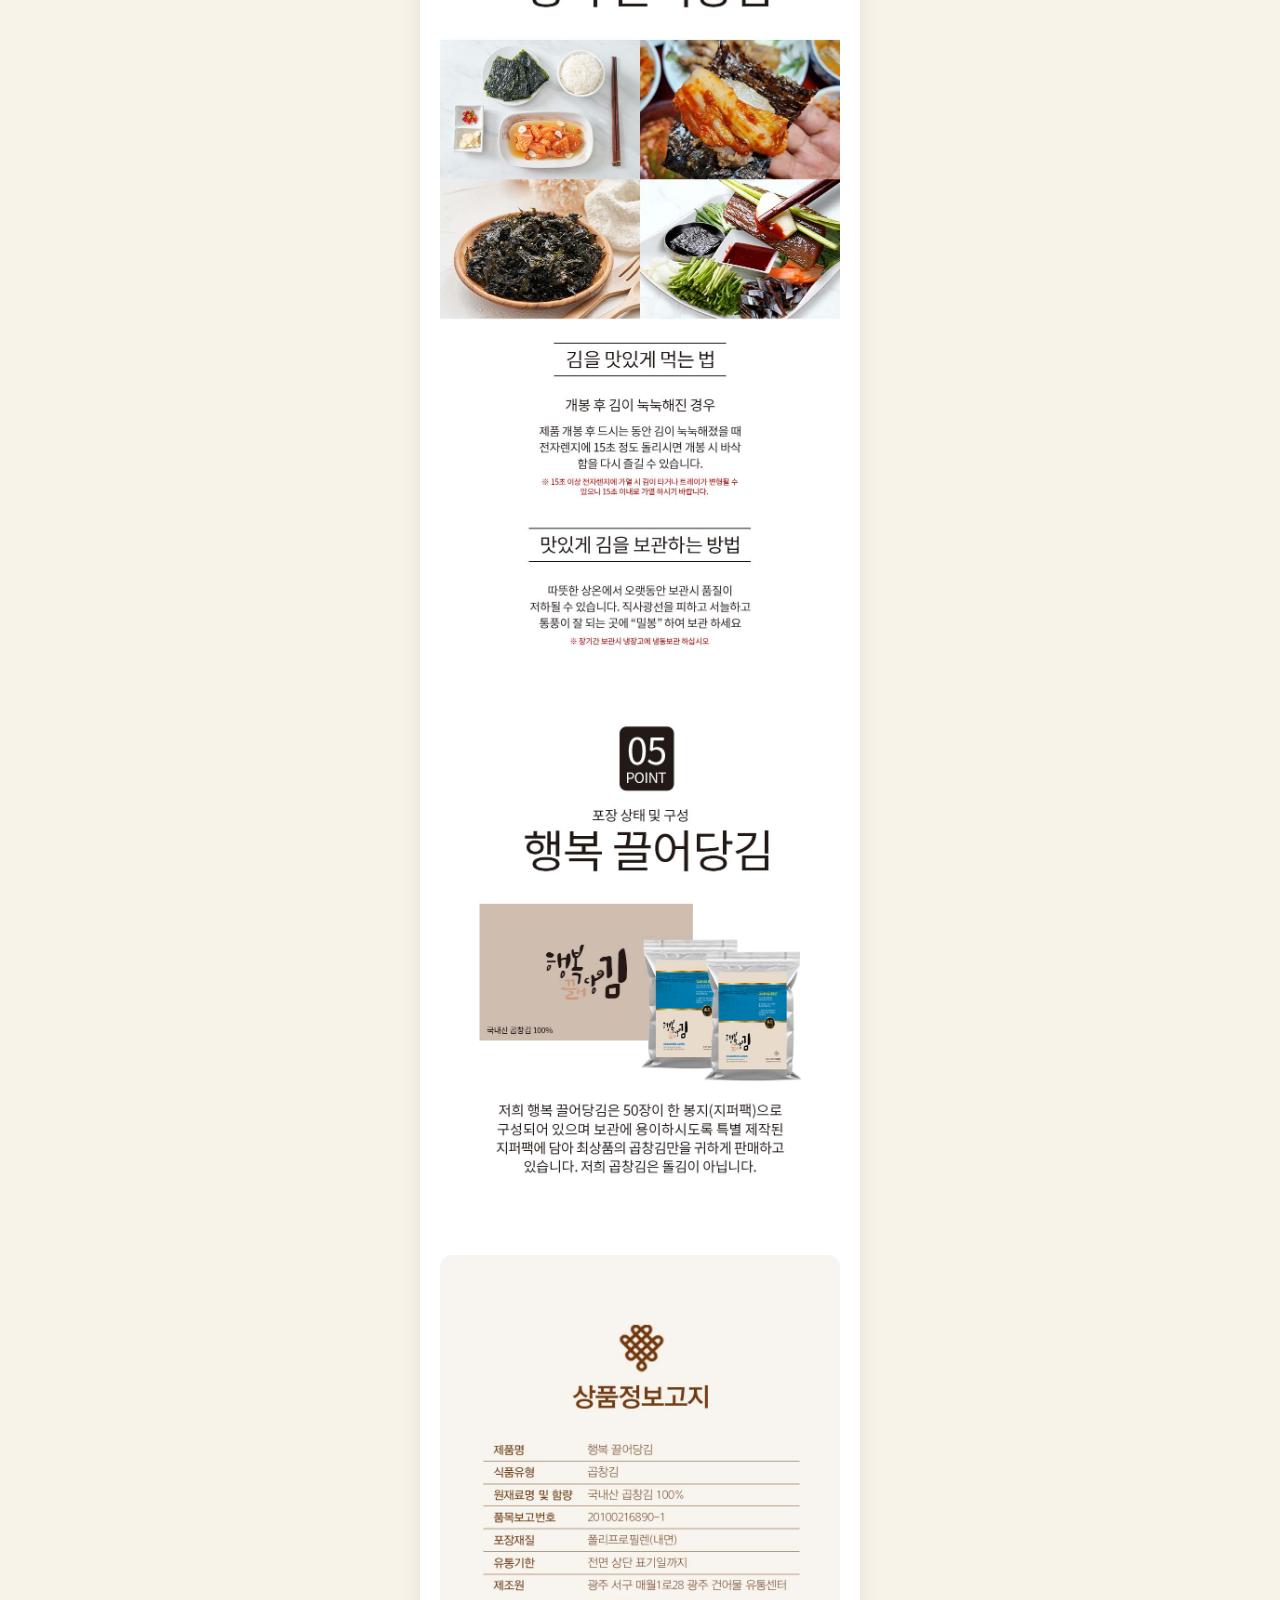
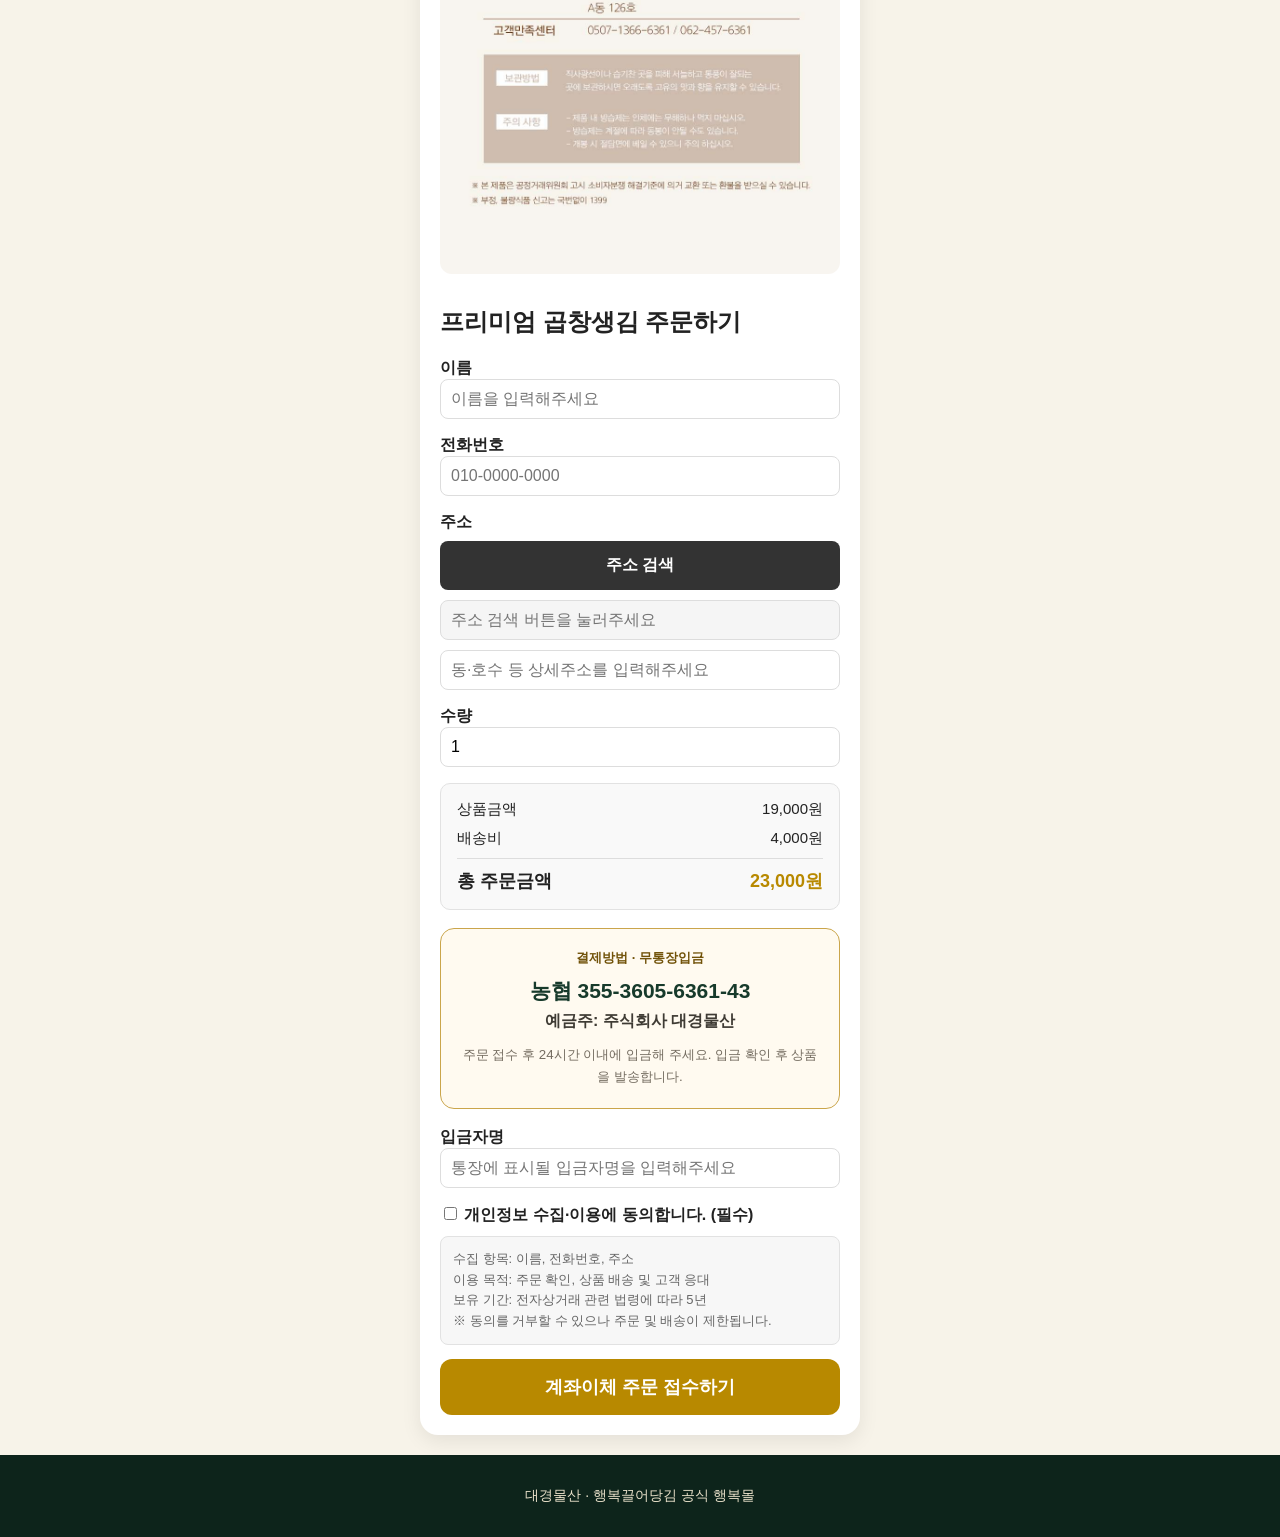
<file: gopchang.html>
<!DOCTYPE html>
<html lang="ko">
<head>
    <meta charset="UTF-8">
    <meta name="viewport" content="width=device-width, initial-scale=1.0">
    <title>프리미엄 곱창생김 | 행복몰</title>
    <link rel="stylesheet" href="style.css">
    <style>
        .order-summary {
            margin: 16px 0;
            padding: 16px;
            background-color: #f9f9f9;
            border: 1px solid #e2e2e2;
            border-radius: 10px;
        }

        .order-summary p {
            display: flex;
            justify-content: space-between;
            margin: 0 0 10px;
            font-size: 15px;
        }

        .order-summary p:last-child {
            margin-bottom: 0;
            padding-top: 10px;
            border-top: 1px solid #ddd;
            font-size: 18px;
            font-weight: bold;
        }

        .order-summary .total-amount {
            color: #b88900;
        }

        .product-card input:not([type="checkbox"]) {
            width: 100%;
            padding: 10px;
            font-size: 16px;
            border: 1px solid #ddd;
            border-radius: 8px;
        }

        .product-card label {
            font-weight: bold;
        }

        .product-card .submit-order-btn {
            background-color: #b88900;
            color: #ffffff;
        }

        .product-card .submit-order-btn:disabled {
            opacity: 0.6;
            cursor: not-allowed;
        }

        .address-group {
            margin: 0 0 16px;
        }

        .address-group label {
            display: block;
            margin-bottom: 8px;
        }

        .address-search-btn {
            width: 100%;
            margin-bottom: 10px;
            padding: 14px 16px;
            font-size: 16px;
            font-weight: bold;
            border: none;
            border-radius: 8px;
            background-color: #333333;
            color: #ffffff;
            cursor: pointer;
            min-height: 48px;
        }

        .address-search-btn:active {
            background-color: #222222;
        }

        .address-base-input {
            background-color: #f5f5f5;
            color: #333333;
            margin-bottom: 10px;
            cursor: default;
        }

        .address-base-input:focus {
            outline: none;
            border-color: #ddd;
        }

        .address-detail-input {
            margin-bottom: 0;
        }

        .postcode-layer {
            display: none;
            position: fixed;
            inset: 0;
            z-index: 1000;
            padding: 16px;
            box-sizing: border-box;
        }

        .postcode-layer.is-open {
            display: flex;
            align-items: center;
            justify-content: center;
        }

        body.postcode-layer-open {
            overflow: hidden;
        }

        .postcode-layer-backdrop {
            position: absolute;
            inset: 0;
            background-color: rgba(0, 0, 0, 0.55);
        }

        .postcode-layer-panel {
            position: relative;
            z-index: 1;
            display: flex;
            flex-direction: column;
            width: 100%;
            max-width: 500px;
            max-height: calc(100vh - 32px);
            background-color: #ffffff;
            border-radius: 16px;
            box-shadow: 0 12px 40px rgba(0, 0, 0, 0.25);
            overflow: hidden;
        }

        .postcode-layer-header {
            display: flex;
            flex-direction: column;
            align-items: stretch;
            gap: 10px;
            padding: 16px;
            border-bottom: 1px solid #e5e5e5;
            background-color: #ffffff;
            flex-shrink: 0;
            box-sizing: border-box;
        }

        .postcode-layer-header h3 {
            margin: 0;
            width: 100%;
            font-size: 18px;
            line-height: 1.4;
            white-space: nowrap;
            text-align: center;
        }

        .postcode-close-btn {
            width: 100%;
            box-sizing: border-box;
            border: none;
            border-radius: 8px;
            padding: 12px 16px;
            font-size: 15px;
            font-weight: bold;
            background-color: #333333;
            color: #ffffff;
            cursor: pointer;
            min-height: 44px;
        }

        .postcode-close-btn:active {
            background-color: #222222;
        }

        .postcode-embed {
            width: 100%;
            flex: 1 1 auto;
            min-height: 420px;
            height: min(72vh, 560px);
            overflow: auto;
            -webkit-overflow-scrolling: touch;
        }

        @media (max-width: 600px) {
            .postcode-layer {
                padding: 0;
            }

            .postcode-layer-panel {
                max-width: 100%;
                max-height: 100vh;
                height: 100vh;
                border-radius: 0;
            }

            .postcode-embed {
                min-height: 0;
                height: auto;
                flex: 1 1 auto;
            }

            .postcode-layer-header {
                padding: 14px 16px;
            }
        }
    </style>
</head>

<body>

    <header>
        <h1>행복몰</h1>
        <p>좋은 상품과 행복을 전합니다</p>
    </header>

    <main>
        <section class="products">

            <div class="product-card">

                <img src="images/생김.jpg"
                     alt="프리미엄 곱창생김"
                     class="product-image">

                <h3>프리미엄 곱창생김</h3>

                <p class="price">19,000원</p>

                <p class="description">
                    1봉지 50장 · 배송비 별도
                </p>

                <div class="shipping-info">
                    <strong>배송 안내</strong><br>
                    1~2봉 4,000원 · 3~4봉 6,000원 · 5봉 이상 무료<br>
                    상품금액 10만원 이상 무료배송
                </div>
                <div class="product-detail" style="margin: 32px 0; padding: 26px 18px; background: #fffaf0; border: 1px solid #ead9ae; border-radius: 14px; text-align: center;">
                    <p style="margin: 0 0 8px; color: #a87400; font-weight: bold;">
                        100% 국내산 프리미엄 곱창김
                    </p>
                
                    <h2 style="margin: 0 0 18px; line-height: 1.5;">
                        누구나 아는 김이지만,<br>
                        아무나 못 먹어본 바로 그 김
                    </h2>
                
                    <div style="padding: 18px; background: #ffffff; border-radius: 12px; text-align: left;">
                        <h3 style="margin-top: 0;">상품 구성</h3>
                        <p>프리미엄 곱창생김 50장 · 1봉지</p>
                
                        <hr style="border: 0; border-top: 1px solid #eeeeee; margin: 18px 0;">
                
                        <h3>곱창김의 특별함</h3>
                        <p style="line-height: 1.7;">
                            오랜 경험으로 엄선한 100% 국내산 곱창김입니다.
                            구웠을 때 풍미와 바삭한 식감을 즐길 수 있습니다.
                        </p>
                
                        <hr style="border: 0; border-top: 1px solid #eeeeee; margin: 18px 0;">
                
                        <h3>보관 안내</h3>
                        <p style="margin-bottom: 0; line-height: 1.7;">
                            직사광선과 습기를 피해 서늘한 곳에 보관해 주세요.
                            개봉 후에는 밀봉하여 보관하는 것이 좋습니다.
                        </p>
                    </div>
                </div>

                <div class="detail-gallery" style="margin: 32px 0;">
                    <img src="images/gopchang-detail/01-intro.jpg"
                         alt="행복 끌어당김 곱창생김 소개"
                         loading="lazy"
                         decoding="async"
                         style="display: block; width: 100%; height: auto; margin-bottom: 12px; border-radius: 12px;">
                
                    <img src="images/gopchang-detail/02-about.jpg"
                         alt="곱창김이란"
                         loading="lazy"
                         decoding="async"
                         style="display: block; width: 100%; height: auto; margin-bottom: 12px; border-radius: 12px;">
                
                    <img src="images/gopchang-detail/03-origin.jpg"
                         alt="청정지역 곱창김 원초"
                         loading="lazy"
                         decoding="async"
                         style="display: block; width: 100%; height: auto; margin-bottom: 12px; border-radius: 12px;">
                
                    <img src="images/gopchang-detail/04-factory.jpg"
                         alt="곱창김 제조시설"
                         loading="lazy"
                         decoding="async"
                         style="display: block; width: 100%; height: auto; margin-bottom: 12px; border-radius: 12px;">
                
                    <img src="images/gopchang-detail/05-guide.jpg"
                         alt="곱창김 활용법과 보관법"
                         loading="lazy"
                         decoding="async"
                         style="display: block; width: 100%; height: auto; margin-bottom: 12px; border-radius: 12px;">
                
                    <img src="images/gopchang-detail/06-package.jpg"
                         alt="곱창김 50장 포장 구성"
                         loading="lazy"
                         decoding="async"
                         style="display: block; width: 100%; height: auto; margin-bottom: 12px; border-radius: 12px;">
                
                    <img src="images/gopchang-detail/07-info.jpg"
                         alt="행복 끌어당김 상품정보"
                         loading="lazy"
                         decoding="async"
                         style="display: block; width: 100%; height: auto; border-radius: 12px;">
                </div>
            
                <h2>프리미엄 곱창생김 주문하기</h2>

                <p>
                    <label>이름</label><br>
                    <input type="text" name="customer_name" placeholder="이름을 입력해주세요">
                </p>

                <p>
                    <label>전화번호</label><br>
                    <input type="tel" name="customer_phone" placeholder="010-0000-0000">
                </p>

                <div class="address-group">
                    <label for="address-base">주소</label>
                    <button type="button" id="search-address-btn" class="address-search-btn">주소 검색</button>
                    <input type="text"
                           id="address-base"
                           name="customer_address_base"
                           class="address-base-input"
                           placeholder="주소 검색 버튼을 눌러주세요"
                           readonly>
                    <input type="text"
                           id="address-detail"
                           name="customer_address_detail"
                           class="address-detail-input"
                           placeholder="동·호수 등 상세주소를 입력해주세요">
                </div>

                <p>
                    <label>수량</label><br>
                    <input type="number" name="quantity" id="quantity" value="1" min="1">
                </p>

                <div class="order-summary">
                    <p>
                        <span>상품금액</span>
                        <span id="product-amount">19,000원</span>
                    </p>
                    <p>
                        <span>배송비</span>
                        <span id="shipping-fee">4,000원</span>
                    </p>
                    <p>
                        <span>총 주문금액</span>
                        <span id="total-amount" class="total-amount">23,000원</span>
                    </p>
                </div>

                <div class="bank-transfer-box">
                    <p class="payment-label">결제방법 · 무통장입금</p>
                    <strong>농협 355-3605-6361-43</strong>
                    <span>예금주: 주식회사 대경물산</span>
                    <small>주문 접수 후 24시간 이내에 입금해 주세요. 입금 확인 후 상품을 발송합니다.</small>
                </div>

                <p>
                    <label>입금자명</label><br>
                    <input type="text" name="depositor_name" placeholder="통장에 표시될 입금자명을 입력해주세요">
                </p>

                <label>
                    <input type="checkbox" id="privacyAgree">
                    개인정보 수집·이용에 동의합니다. (필수)
                </label>
                <div class="privacy-info">
                    수집 항목: 이름, 전화번호, 주소<br>
                    이용 목적: 주문 확인, 상품 배송 및 고객 응대<br>
                    보유 기간: 전자상거래 관련 법령에 따라 5년<br>
                    ※ 동의를 거부할 수 있으나 주문 및 배송이 제한됩니다.
                </div>
                <button type="button" id="submit-order-btn" class="submit-order-btn" onclick="submitOrder()">계좌이체 주문 접수하기</button>

            </div>

        </section>
    </main>

    <footer>
        <p>대경물산 · 행복끌어당김 공식 행복몰</p>
    </footer>

    <div id="postcode-layer" class="postcode-layer" aria-hidden="true">
        <div class="postcode-layer-backdrop" id="postcode-layer-backdrop"></div>
        <div class="postcode-layer-panel" role="dialog" aria-modal="true" aria-labelledby="postcode-layer-title">
            <div class="postcode-layer-header">
                <h3 id="postcode-layer-title">주소 검색</h3>
                <button type="button" id="close-postcode-btn" class="postcode-close-btn">닫기</button>
            </div>
            <div id="postcode-embed" class="postcode-embed"></div>
        </div>
    </div>

    <script src="https://t1.kakaocdn.net/mapjsapi/bundle/postcode/prod/postcode.v2.js"></script>
    <script>
        const product = '프리미엄 곱창생김';
        const UNIT_PRICE = 19000;
        const FREE_SHIPPING_THRESHOLD = 100000;

        function formatWon(amount) {
            return amount.toLocaleString('ko-KR') + '원';
        }

        function calculateShipping(quantity, productAmount) {
            if (productAmount >= FREE_SHIPPING_THRESHOLD) {
                return 0;
            }
            if (quantity >= 5) {
                return 0;
            }
            if (quantity >= 3) {
                return 6000;
            }
            return 4000;
        }

        function calculateOrder(quantity) {
            const qty = Math.max(1, parseInt(quantity, 10) || 1);
            const productAmount = UNIT_PRICE * qty;
            const shippingFee = calculateShipping(qty, productAmount);
            const totalAmount = productAmount + shippingFee;

            return {
                quantity: qty,
                productAmount: productAmount,
                shippingFee: shippingFee,
                totalAmount: totalAmount
            };
        }

        function parseQuantity(value) {
            const trimmed = String(value).trim();
            if (trimmed === '') {
                return null;
            }
            const qty = parseInt(trimmed, 10);
            if (isNaN(qty)) {
                return null;
            }
            return qty;
        }

        function updateOrderSummaryDisplay(order) {
            document.getElementById('product-amount').textContent = formatWon(order.productAmount);
            document.getElementById('shipping-fee').textContent = formatWon(order.shippingFee);
            document.getElementById('total-amount').textContent = formatWon(order.totalAmount);
        }

        function handleQuantityInput() {
            const qty = parseQuantity(document.getElementById('quantity').value);
            if (qty !== null && qty >= 1) {
                updateOrderSummaryDisplay(calculateOrder(qty));
            }
        }

        function handleQuantityBlur() {
            const quantityInput = document.getElementById('quantity');
            const qty = parseQuantity(quantityInput.value);

            if (qty === null || qty < 1) {
                quantityInput.value = '1';
            }

            updateOrderSummaryDisplay(calculateOrder(quantityInput.value));
        }

        function handleQuantityFocus() {
            document.getElementById('quantity').select();
        }

        const quantityInput = document.getElementById('quantity');
        quantityInput.addEventListener('focus', handleQuantityFocus);
        quantityInput.addEventListener('click', handleQuantityFocus);
        quantityInput.addEventListener('input', handleQuantityInput);
        quantityInput.addEventListener('blur', handleQuantityBlur);
        updateOrderSummaryDisplay(calculateOrder(quantityInput.value));

        function getFullAddress() {
            const base = document.getElementById('address-base').value.trim();
            const detail = document.getElementById('address-detail').value.trim();

            if (!base) {
                return '';
            }
            if (!detail) {
                return base;
            }
            return base + ' ' + detail;
        }

        function closePostcodeLayer() {
            const layer = document.getElementById('postcode-layer');
            layer.classList.remove('is-open');
            layer.setAttribute('aria-hidden', 'true');
            document.body.classList.remove('postcode-layer-open');
            document.getElementById('postcode-embed').innerHTML = '';
        }

        function openPostcodeSearch() {
            if (typeof kakao === 'undefined' || !kakao.Postcode) {
                alert('주소검색 서비스를 불러오지 못했습니다. 잠시 후 다시 시도해 주세요.');
                return;
            }

            const layer = document.getElementById('postcode-layer');
            const embedElement = document.getElementById('postcode-embed');
            embedElement.innerHTML = '';

            layer.classList.add('is-open');
            layer.setAttribute('aria-hidden', 'false');
            document.body.classList.add('postcode-layer-open');

            new kakao.Postcode({
                oncomplete: function(data) {
                    const addr = data.userSelectedType === 'R' ? data.roadAddress : data.jibunAddress;
                    document.getElementById('address-base').value = addr;
                    closePostcodeLayer();
                    document.getElementById('address-detail').focus();
                },
                width: '100%',
                height: '100%'
            }).embed(embedElement);
        }

        document.getElementById('search-address-btn').addEventListener('click', openPostcodeSearch);
        document.getElementById('close-postcode-btn').addEventListener('click', closePostcodeLayer);
        document.getElementById('postcode-layer-backdrop').addEventListener('click', closePostcodeLayer);

        async function submitOrder() {
            const submitButton = document.getElementById('submit-order-btn');
            const privacyAgree = document.getElementById('privacyAgree');

            if (!privacyAgree.checked) {
                alert('개인정보 수집·이용에 동의해주세요.');
                return;
            }

            const name = document.querySelector('[name="customer_name"]').value;
            const phone = document.querySelector('[name="customer_phone"]').value;
            const address = getFullAddress();
            const depositorName = document.querySelector('[name="depositor_name"]').value.trim();
            const order = calculateOrder(document.querySelector('[name="quantity"]').value);
            const webAppUrl = 'https://script.google.com/macros/s/AKfycbxQE3hzIQV2tQbO7AhbY4cIKQ9d5VEGopx0FgOf4BYCDJGkueV53_bzwV2L3l8uk-GvJw/exec';

            if (!name || !phone || !address || !depositorName) {
                alert('이름, 전화번호, 주소, 입금자명을 모두 입력해주세요.');
                return;
            }

            submitButton.disabled = true;
            submitButton.textContent = '주문 접수 중...';
            alert(
                '상품명: ' + product +
                '\n이름: ' + name +
                '\n전화번호: ' + phone +
                '\n주소: ' + address +
                '\n입금자명: ' + depositorName +
                '\n수량: ' + order.quantity +
                '\n상품금액: ' + formatWon(order.productAmount) +
                '\n배송비: ' + formatWon(order.shippingFee) +
                '\n총 주문금액: ' + formatWon(order.totalAmount)
            );
            try {
                await fetch(webAppUrl, {
                    method: 'POST',
                    body: JSON.stringify({
                        product: product,
                        name: name,
                        phone: phone,
                        address: address,
                        depositorName: depositorName,
                        paymentMethod: '무통장입금',
                        quantity: order.quantity,
                        productAmount: order.productAmount,
                        shippingFee: order.shippingFee,
                        totalAmount: order.totalAmount
                    })
                });
                alert(
                    '주문이 정상적으로 접수되었습니다.\n\n' +
                    '입금계좌: 농협 355-3605-6361-43\n' +
                    '예금주: 주식회사 대경물산\n' +
                    '입금금액: ' + formatWon(order.totalAmount) + '\n\n' +
                    '24시간 이내 입금해 주세요. 입금 확인 후 발송됩니다.'
                );
                document.querySelector('[name="customer_name"]').value = '';
                document.querySelector('[name="customer_phone"]').value = '';
                document.getElementById('address-base').value = '';
                document.getElementById('address-detail').value = '';
                document.querySelector('[name="depositor_name"]').value = '';
                document.querySelector('[name="quantity"]').value = '1';
                document.getElementById('privacyAgree').checked = false;
                updateOrderSummaryDisplay(calculateOrder('1'));
            } catch (error) {
                alert('주문 전송에 실패했습니다. 잠시 후 다시 시도해주세요.');
            } finally {
                submitButton.disabled = false;
                submitButton.textContent = '계좌이체 주문 접수하기';
            }
        }
    </script>

<script>
    const phoneInput = document.querySelector('input[name="customer_phone"]');
  
    if (phoneInput) {
      phoneInput.setAttribute('inputmode', 'numeric');
      phoneInput.setAttribute('autocomplete', 'tel');
      phoneInput.setAttribute('maxlength', '13');
  
      phoneInput.addEventListener('input', function () {
        const numbers = this.value.replace(/[^0-9]/g, '').slice(0, 11);
  
        if (numbers.length <= 3) {
          this.value = numbers;
        } else if (numbers.length <= 7) {
          this.value = numbers.slice(0, 3) + '-' + numbers.slice(3);
        } else if (numbers.length <= 10) {
          this.value =
            numbers.slice(0, 3) + '-' +
            numbers.slice(3, 6) + '-' +
            numbers.slice(6);
        } else {
          this.value =
            numbers.slice(0, 3) + '-' +
            numbers.slice(3, 7) + '-' +
            numbers.slice(7);
        }
      });
  
      const orderButton = Array.from(document.querySelectorAll('button')).find(
        button => button.textContent.includes('주문 접수하기')
      );
  
      if (orderButton) {
        orderButton.addEventListener('click', function (event) {
          const phoneNumbers = phoneInput.value.replace(/[^0-9]/g, '');
  
          if (phoneNumbers.length !== 10 && phoneNumbers.length !== 11) {
            event.preventDefault();
            event.stopImmediatePropagation();
            alert('전화번호를 정확히 입력해 주세요.');
            phoneInput.focus();
          }
        }, true);
      }
    }
  </script>
</body>
</html>
</file>
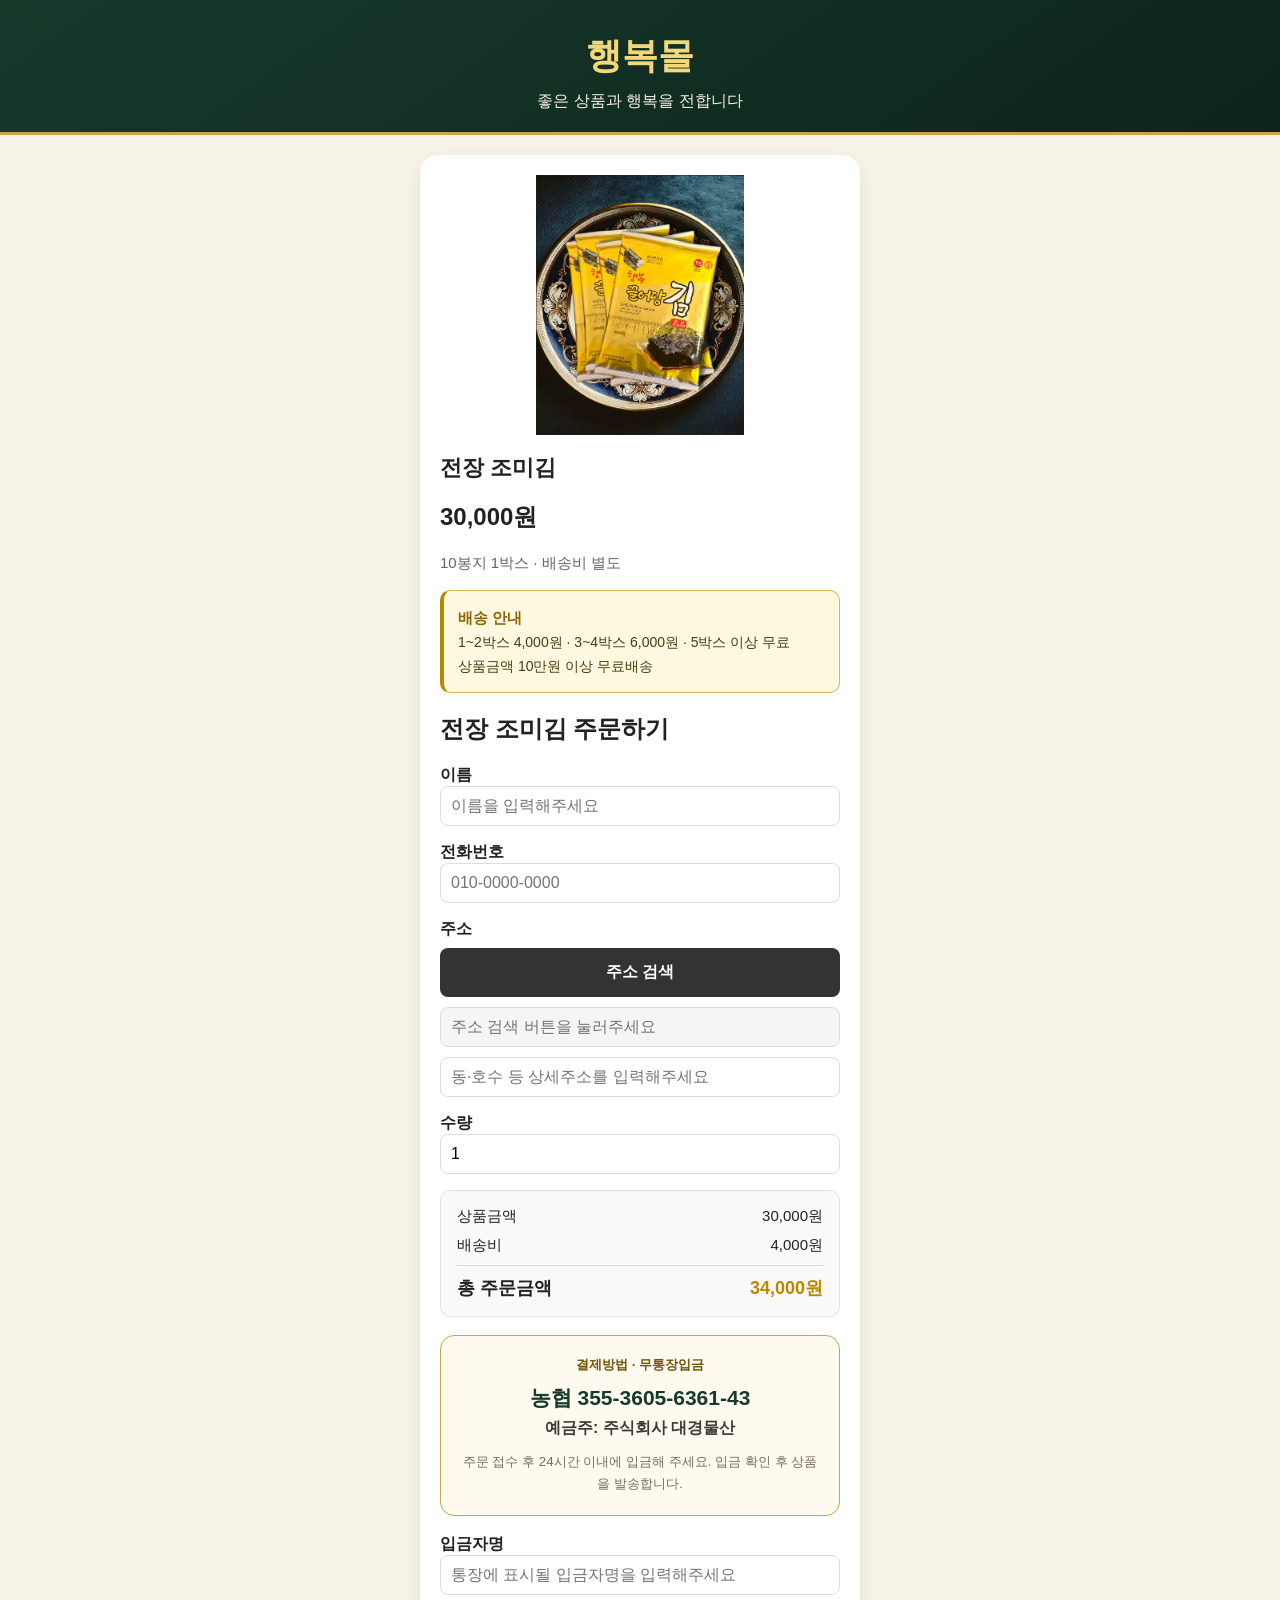
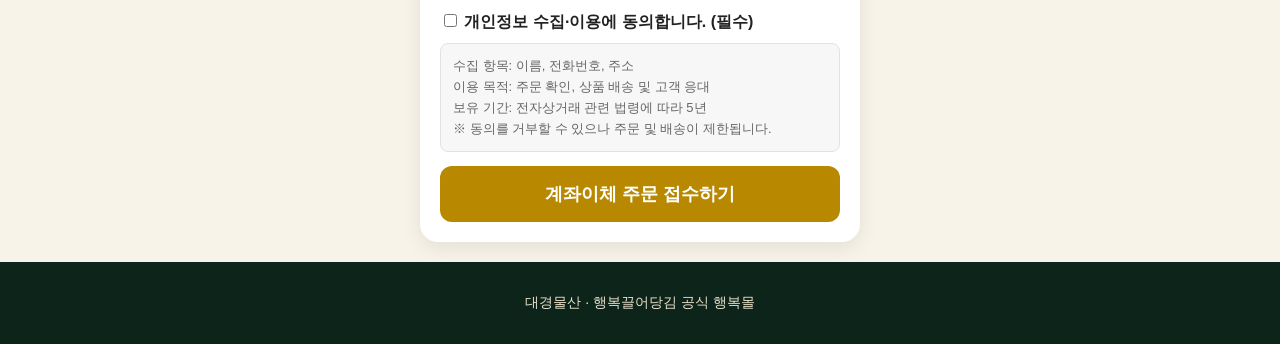
<file: jeonjang-order.html>
<!DOCTYPE html>
<html lang="ko">
<head>
    <meta charset="UTF-8">
    <meta name="viewport" content="width=device-width, initial-scale=1.0">
    <title>전장 조미김 | 행복몰</title>
    <link rel="stylesheet" href="style.css">
    <style>
        .order-summary {
            margin: 16px 0;
            padding: 16px;
            background-color: #f9f9f9;
            border: 1px solid #e2e2e2;
            border-radius: 10px;
        }

        .order-summary p {
            display: flex;
            justify-content: space-between;
            margin: 0 0 10px;
            font-size: 15px;
        }

        .order-summary p:last-child {
            margin-bottom: 0;
            padding-top: 10px;
            border-top: 1px solid #ddd;
            font-size: 18px;
            font-weight: bold;
        }

        .order-summary .total-amount {
            color: #b88900;
        }

        .product-card input:not([type="checkbox"]) {
            width: 100%;
            padding: 10px;
            font-size: 16px;
            border: 1px solid #ddd;
            border-radius: 8px;
        }

        .product-card label {
            font-weight: bold;
        }

        .product-card .submit-order-btn {
            background-color: #b88900;
            color: #ffffff;
        }

        .product-card .submit-order-btn:disabled {
            opacity: 0.6;
            cursor: not-allowed;
        }

        .address-group {
            margin: 0 0 16px;
        }

        .address-group label {
            display: block;
            margin-bottom: 8px;
        }

        .address-search-btn {
            width: 100%;
            margin-bottom: 10px;
            padding: 14px 16px;
            font-size: 16px;
            font-weight: bold;
            border: none;
            border-radius: 8px;
            background-color: #333333;
            color: #ffffff;
            cursor: pointer;
            min-height: 48px;
        }

        .address-search-btn:active {
            background-color: #222222;
        }

        .address-base-input {
            background-color: #f5f5f5;
            color: #333333;
            margin-bottom: 10px;
            cursor: default;
        }

        .address-base-input:focus {
            outline: none;
            border-color: #ddd;
        }

        .address-detail-input {
            margin-bottom: 0;
        }

        .postcode-layer {
            display: none;
            position: fixed;
            inset: 0;
            z-index: 1000;
            padding: 16px;
            box-sizing: border-box;
        }

        .postcode-layer.is-open {
            display: flex;
            align-items: center;
            justify-content: center;
        }

        body.postcode-layer-open {
            overflow: hidden;
        }

        .postcode-layer-backdrop {
            position: absolute;
            inset: 0;
            background-color: rgba(0, 0, 0, 0.55);
        }

        .postcode-layer-panel {
            position: relative;
            z-index: 1;
            display: flex;
            flex-direction: column;
            width: 100%;
            max-width: 500px;
            max-height: calc(100vh - 32px);
            background-color: #ffffff;
            border-radius: 16px;
            box-shadow: 0 12px 40px rgba(0, 0, 0, 0.25);
            overflow: hidden;
        }

        .postcode-layer-header {
            display: flex;
            flex-direction: column;
            align-items: stretch;
            gap: 10px;
            padding: 16px;
            border-bottom: 1px solid #e5e5e5;
            background-color: #ffffff;
            flex-shrink: 0;
            box-sizing: border-box;
        }

        .postcode-layer-header h3 {
            margin: 0;
            width: 100%;
            font-size: 18px;
            line-height: 1.4;
            white-space: nowrap;
            text-align: center;
        }

        .postcode-close-btn {
            width: 100%;
            box-sizing: border-box;
            border: none;
            border-radius: 8px;
            padding: 12px 16px;
            font-size: 15px;
            font-weight: bold;
            background-color: #333333;
            color: #ffffff;
            cursor: pointer;
            min-height: 44px;
        }

        .postcode-close-btn:active {
            background-color: #222222;
        }

        .postcode-embed {
            width: 100%;
            flex: 1 1 auto;
            min-height: 420px;
            height: min(72vh, 560px);
            overflow: auto;
            -webkit-overflow-scrolling: touch;
        }

        @media (max-width: 600px) {
            .postcode-layer {
                padding: 0;
            }

            .postcode-layer-panel {
                max-width: 100%;
                max-height: 100vh;
                height: 100vh;
                border-radius: 0;
            }

            .postcode-embed {
                min-height: 0;
                height: auto;
                flex: 1 1 auto;
            }

            .postcode-layer-header {
                padding: 14px 16px;
            }
        }
    </style>
</head>

<body>

    <header>
        <h1>행복몰</h1>
        <p>좋은 상품과 행복을 전합니다</p>
    </header>

    <main>
        <section class="products">

            <div class="product-card">

                <img src="images/전장조미김-small.jpg"
                     alt="전장 조미김"
                     class="product-image">

                <h3>전장 조미김</h3>

                <p class="price">30,000원</p>

                <p class="description">
                    10봉지 1박스 · 배송비 별도
                </p>

                <div class="shipping-info">
                    <strong>배송 안내</strong><br>
                    1~2박스 4,000원 · 3~4박스 6,000원 · 5박스 이상 무료<br>
                    상품금액 10만원 이상 무료배송
                </div>

                <h2>전장 조미김 주문하기</h2>

                <p>
                    <label>이름</label><br>
                    <input type="text" name="customer_name" placeholder="이름을 입력해주세요">
                </p>

                <p>
                    <label>전화번호</label><br>
                    <input type="tel" name="customer_phone" placeholder="010-0000-0000">
                </p>

                <div class="address-group">
                    <label for="address-base">주소</label>
                    <button type="button" id="search-address-btn" class="address-search-btn">주소 검색</button>
                    <input type="text"
                           id="address-base"
                           name="customer_address_base"
                           class="address-base-input"
                           placeholder="주소 검색 버튼을 눌러주세요"
                           readonly>
                    <input type="text"
                           id="address-detail"
                           name="customer_address_detail"
                           class="address-detail-input"
                           placeholder="동·호수 등 상세주소를 입력해주세요">
                </div>

                <p>
                    <label>수량</label><br>
                    <input type="number" name="quantity" id="quantity" value="1" min="1">
                </p>

                <div class="order-summary">
                    <p>
                        <span>상품금액</span>
                        <span id="product-amount">30,000원</span>
                    </p>
                    <p>
                        <span>배송비</span>
                        <span id="shipping-fee">4,000원</span>
                    </p>
                    <p>
                        <span>총 주문금액</span>
                        <span id="total-amount" class="total-amount">34,000원</span>
                    </p>
                </div>

                <div class="bank-transfer-box">
                    <p class="payment-label">결제방법 · 무통장입금</p>
                    <strong>농협 355-3605-6361-43</strong>
                    <span>예금주: 주식회사 대경물산</span>
                    <small>주문 접수 후 24시간 이내에 입금해 주세요. 입금 확인 후 상품을 발송합니다.</small>
                </div>

                <p>
                    <label>입금자명</label><br>
                    <input type="text" name="depositor_name" placeholder="통장에 표시될 입금자명을 입력해주세요">
                </p>

                <label>
                    <input type="checkbox" id="privacyAgree">
                    개인정보 수집·이용에 동의합니다. (필수)
                </label>
                <div class="privacy-info">
                    수집 항목: 이름, 전화번호, 주소<br>
                    이용 목적: 주문 확인, 상품 배송 및 고객 응대<br>
                    보유 기간: 전자상거래 관련 법령에 따라 5년<br>
                    ※ 동의를 거부할 수 있으나 주문 및 배송이 제한됩니다.
                </div>
                <button type="button" id="submit-order-btn" class="submit-order-btn" onclick="submitOrder()">계좌이체 주문 접수하기</button>

            </div>

        </section>
    </main>

    <footer>
        <p>대경물산 · 행복끌어당김 공식 행복몰</p>
    </footer>

    <div id="postcode-layer" class="postcode-layer" aria-hidden="true">
        <div class="postcode-layer-backdrop" id="postcode-layer-backdrop"></div>
        <div class="postcode-layer-panel" role="dialog" aria-modal="true" aria-labelledby="postcode-layer-title">
            <div class="postcode-layer-header">
                <h3 id="postcode-layer-title">주소 검색</h3>
                <button type="button" id="close-postcode-btn" class="postcode-close-btn">닫기</button>
            </div>
            <div id="postcode-embed" class="postcode-embed"></div>
        </div>
    </div>

    <script src="https://t1.kakaocdn.net/mapjsapi/bundle/postcode/prod/postcode.v2.js"></script>
    <script>
        const product = '전장 조미김';
        const UNIT_PRICE = 30000;
        const FREE_SHIPPING_THRESHOLD = 100000;

        function formatWon(amount) {
            return amount.toLocaleString('ko-KR') + '원';
        }

        function calculateShipping(quantity, productAmount) {
            if (productAmount >= FREE_SHIPPING_THRESHOLD) {
                return 0;
            }
            if (quantity >= 5) {
                return 0;
            }
            if (quantity >= 3) {
                return 6000;
            }
            return 4000;
        }

        function calculateOrder(quantity) {
            const qty = Math.max(1, parseInt(quantity, 10) || 1);
            const productAmount = UNIT_PRICE * qty;
            const shippingFee = calculateShipping(qty, productAmount);
            const totalAmount = productAmount + shippingFee;

            return {
                quantity: qty,
                productAmount: productAmount,
                shippingFee: shippingFee,
                totalAmount: totalAmount
            };
        }

        function parseQuantity(value) {
            const trimmed = String(value).trim();
            if (trimmed === '') {
                return null;
            }
            const qty = parseInt(trimmed, 10);
            if (isNaN(qty)) {
                return null;
            }
            return qty;
        }

        function updateOrderSummaryDisplay(order) {
            document.getElementById('product-amount').textContent = formatWon(order.productAmount);
            document.getElementById('shipping-fee').textContent = formatWon(order.shippingFee);
            document.getElementById('total-amount').textContent = formatWon(order.totalAmount);
        }

        function handleQuantityInput() {
            const qty = parseQuantity(document.getElementById('quantity').value);
            if (qty !== null && qty >= 1) {
                updateOrderSummaryDisplay(calculateOrder(qty));
            }
        }

        function handleQuantityBlur() {
            const quantityInput = document.getElementById('quantity');
            const qty = parseQuantity(quantityInput.value);

            if (qty === null || qty < 1) {
                quantityInput.value = '1';
            }

            updateOrderSummaryDisplay(calculateOrder(quantityInput.value));
        }

        function handleQuantityFocus() {
            document.getElementById('quantity').select();
        }

        const quantityInput = document.getElementById('quantity');
        quantityInput.addEventListener('focus', handleQuantityFocus);
        quantityInput.addEventListener('click', handleQuantityFocus);
        quantityInput.addEventListener('input', handleQuantityInput);
        quantityInput.addEventListener('blur', handleQuantityBlur);
        updateOrderSummaryDisplay(calculateOrder(quantityInput.value));

        function getFullAddress() {
            const base = document.getElementById('address-base').value.trim();
            const detail = document.getElementById('address-detail').value.trim();

            if (!base) {
                return '';
            }
            if (!detail) {
                return base;
            }
            return base + ' ' + detail;
        }

        function closePostcodeLayer() {
            const layer = document.getElementById('postcode-layer');
            layer.classList.remove('is-open');
            layer.setAttribute('aria-hidden', 'true');
            document.body.classList.remove('postcode-layer-open');
            document.getElementById('postcode-embed').innerHTML = '';
        }

        function openPostcodeSearch() {
            if (typeof kakao === 'undefined' || !kakao.Postcode) {
                alert('주소검색 서비스를 불러오지 못했습니다. 잠시 후 다시 시도해 주세요.');
                return;
            }

            const layer = document.getElementById('postcode-layer');
            const embedElement = document.getElementById('postcode-embed');
            embedElement.innerHTML = '';

            layer.classList.add('is-open');
            layer.setAttribute('aria-hidden', 'false');
            document.body.classList.add('postcode-layer-open');

            new kakao.Postcode({
                oncomplete: function(data) {
                    const addr = data.userSelectedType === 'R' ? data.roadAddress : data.jibunAddress;
                    document.getElementById('address-base').value = addr;
                    closePostcodeLayer();
                    document.getElementById('address-detail').focus();
                },
                width: '100%',
                height: '100%'
            }).embed(embedElement);
        }

        document.getElementById('search-address-btn').addEventListener('click', openPostcodeSearch);
        document.getElementById('close-postcode-btn').addEventListener('click', closePostcodeLayer);
        document.getElementById('postcode-layer-backdrop').addEventListener('click', closePostcodeLayer);

        async function submitOrder() {
            const submitButton = document.getElementById('submit-order-btn');
            const privacyAgree = document.getElementById('privacyAgree');

            if (!privacyAgree.checked) {
                alert('개인정보 수집·이용에 동의해주세요.');
                return;
            }

            const name = document.querySelector('[name="customer_name"]').value;
            const phone = document.querySelector('[name="customer_phone"]').value;
            const address = getFullAddress();
            const depositorName = document.querySelector('[name="depositor_name"]').value.trim();
            const order = calculateOrder(document.querySelector('[name="quantity"]').value);
            const webAppUrl = 'https://script.google.com/macros/s/AKfycbxQE3hzIQV2tQbO7AhbY4cIKQ9d5VEGopx0FgOf4BYCDJGkueV53_bzwV2L3l8uk-GvJw/exec';

            if (!name || !phone || !address || !depositorName) {
                alert('이름, 전화번호, 주소, 입금자명을 모두 입력해주세요.');
                return;
            }

            submitButton.disabled = true;
            submitButton.textContent = '주문 접수 중...';
            alert(
                '상품명: ' + product +
                '\n이름: ' + name +
                '\n전화번호: ' + phone +
                '\n주소: ' + address +
                '\n입금자명: ' + depositorName +
                '\n수량: ' + order.quantity +
                '\n상품금액: ' + formatWon(order.productAmount) +
                '\n배송비: ' + formatWon(order.shippingFee) +
                '\n총 주문금액: ' + formatWon(order.totalAmount)
            );
            try {
                await fetch(webAppUrl, {
                    method: 'POST',
                    body: JSON.stringify({
                        product: product,
                        name: name,
                        phone: phone,
                        address: address,
                        depositorName: depositorName,
                        paymentMethod: '무통장입금',
                        quantity: order.quantity,
                        productAmount: order.productAmount,
                        shippingFee: order.shippingFee,
                        totalAmount: order.totalAmount
                    })
                });
                alert(
                    '주문이 정상적으로 접수되었습니다.\n\n' +
                    '입금계좌: 농협 355-3605-6361-43\n' +
                    '예금주: 주식회사 대경물산\n' +
                    '입금금액: ' + formatWon(order.totalAmount) + '\n\n' +
                    '24시간 이내 입금해 주세요. 입금 확인 후 발송됩니다.'
                );
                document.querySelector('[name="customer_name"]').value = '';
                document.querySelector('[name="customer_phone"]').value = '';
                document.getElementById('address-base').value = '';
                document.getElementById('address-detail').value = '';
                document.querySelector('[name="depositor_name"]').value = '';
                document.querySelector('[name="quantity"]').value = '1';
                document.getElementById('privacyAgree').checked = false;
                updateOrderSummaryDisplay(calculateOrder('1'));
            } catch (error) {
                alert('주문 전송에 실패했습니다. 잠시 후 다시 시도해주세요.');
            } finally {
                submitButton.disabled = false;
                submitButton.textContent = '계좌이체 주문 접수하기';
            }
        }
    </script>

<script>
    const phoneInput = document.querySelector('input[name="customer_phone"]');
  
    if (phoneInput) {
      phoneInput.setAttribute('inputmode', 'numeric');
      phoneInput.setAttribute('autocomplete', 'tel');
      phoneInput.setAttribute('maxlength', '13');
  
      phoneInput.addEventListener('input', function () {
        const numbers = this.value.replace(/[^0-9]/g, '').slice(0, 11);
  
        if (numbers.length <= 3) {
          this.value = numbers;
        } else if (numbers.length <= 7) {
          this.value = numbers.slice(0, 3) + '-' + numbers.slice(3);
        } else if (numbers.length <= 10) {
          this.value =
            numbers.slice(0, 3) + '-' +
            numbers.slice(3, 6) + '-' +
            numbers.slice(6);
        } else {
          this.value =
            numbers.slice(0, 3) + '-' +
            numbers.slice(3, 7) + '-' +
            numbers.slice(7);
        }
      });
  
      const orderButton = Array.from(document.querySelectorAll('button')).find(
        button => button.textContent.includes('주문 접수하기')
      );
  
      if (orderButton) {
        orderButton.addEventListener('click', function (event) {
          const phoneNumbers = phoneInput.value.replace(/[^0-9]/g, '');
  
          if (phoneNumbers.length !== 10 && phoneNumbers.length !== 11) {
            event.preventDefault();
            event.stopImmediatePropagation();
            alert('전화번호를 정확히 입력해 주세요.');
            phoneInput.focus();
          }
        }, true);
      }
    }
  </script>
</body>
</html>
</file>
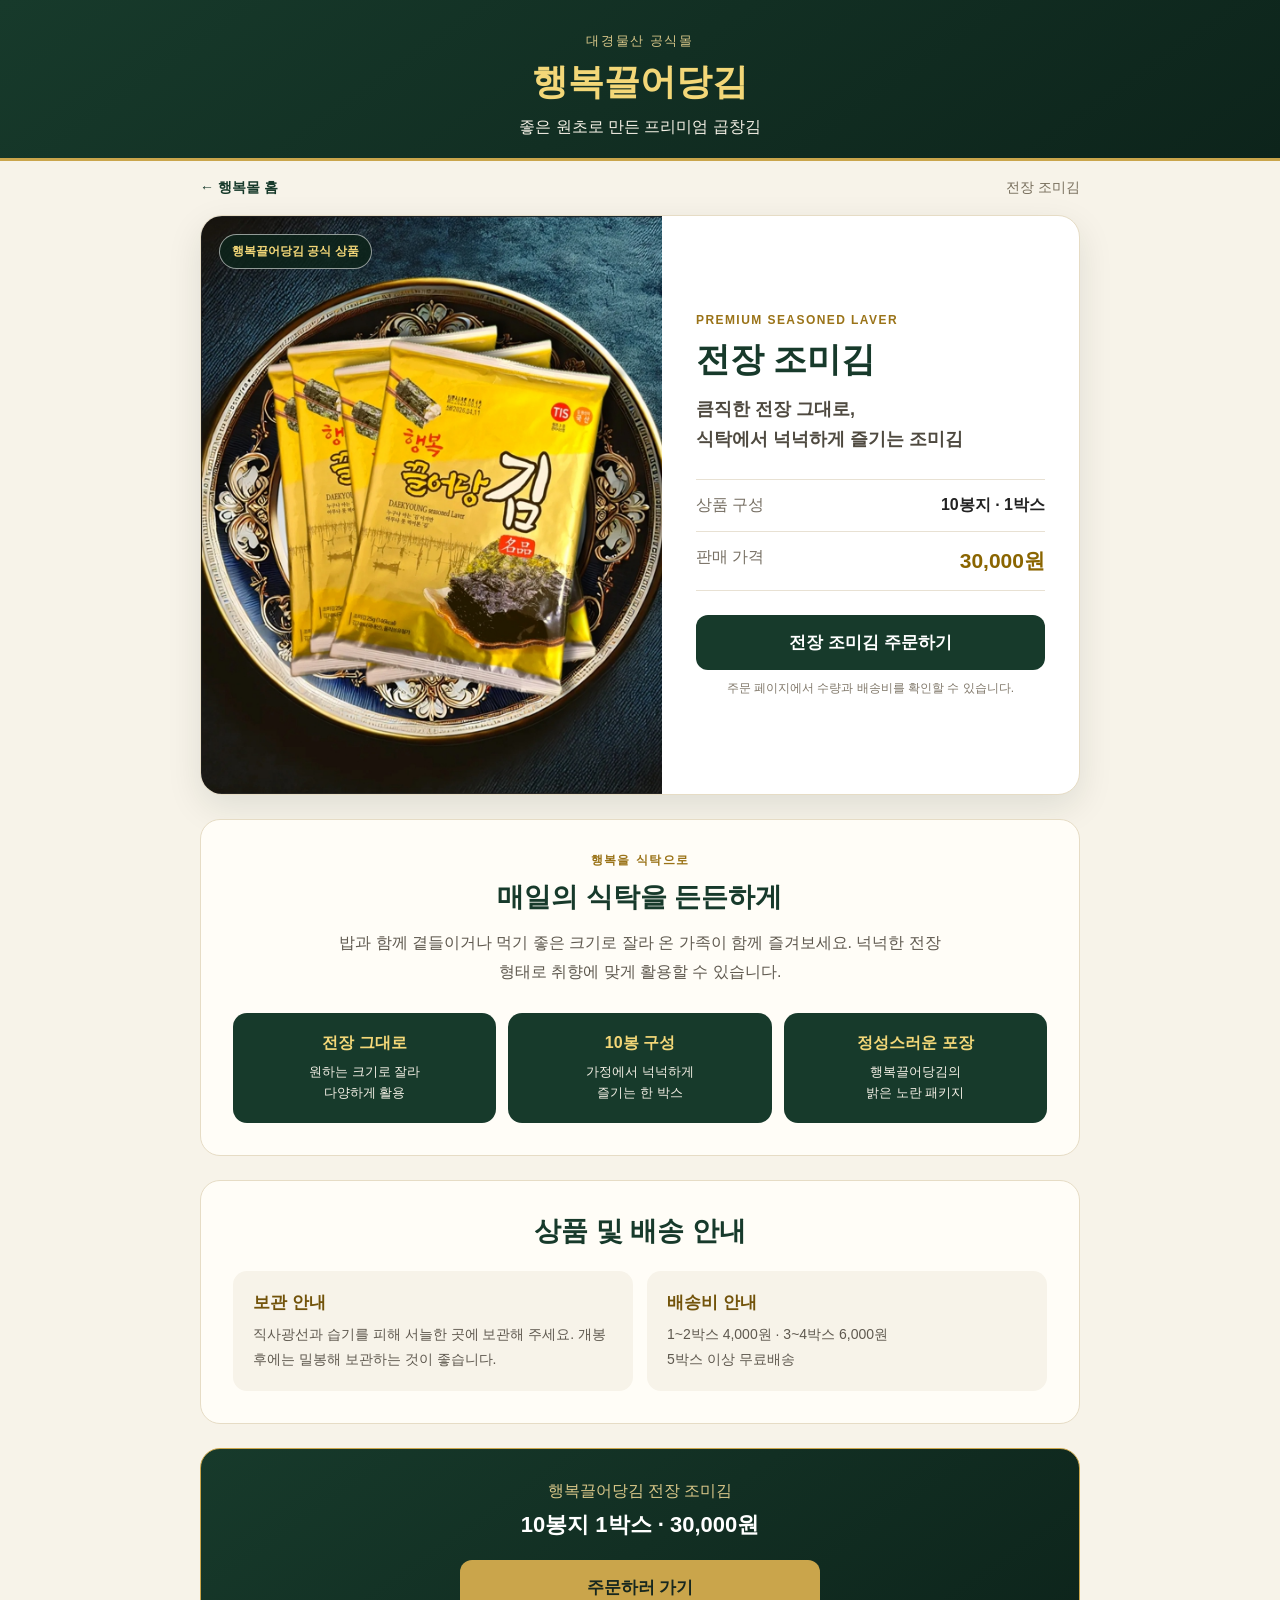
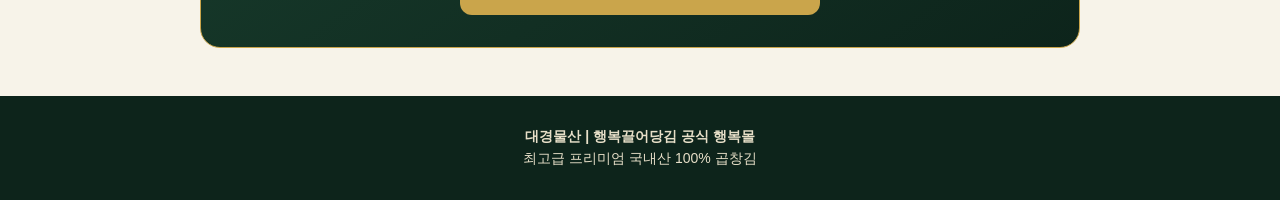
<file: jeonjang.html>
<!DOCTYPE html>
<html lang="ko">
<head>
    <meta charset="UTF-8">
    <meta name="viewport" content="width=device-width, initial-scale=1.0">
    <title>행복끌어당김 전장 조미김 | 행복몰</title>
    <meta name="description" content="대경물산 행복끌어당김 전장 조미김. 국내산 곱창김으로 만든 전장 조미김 10봉지 1박스를 만나보세요.">
    <link rel="stylesheet" href="style.css">
</head>
<body>
    <header>
        <p class="company-name">대경물산 공식몰</p>
        <h1>행복끌어당김</h1>
        <p>좋은 원초로 만든 프리미엄 곱창김</p>
    </header>

    <main class="detail-main">
        <nav class="breadcrumb" aria-label="현재 위치">
            <a href="index.html">← 행복몰 홈</a>
            <span>전장 조미김</span>
        </nav>

        <article class="detail-product">
            <div class="detail-photo-wrap">
                <span class="detail-badge">행복끌어당김 공식 상품</span>
                <img src="images/전장조미김.jpg" alt="행복끌어당김 전장 조미김 상품" class="detail-product-image">
            </div>
            <div class="detail-summary">
                <p class="detail-eyebrow">PREMIUM SEASONED LAVER</p>
                <h2>전장 조미김</h2>
                <p class="detail-lead">큼직한 전장 그대로,<br>식탁에서 넉넉하게 즐기는 조미김</p>
                <dl class="detail-specs">
                    <div><dt>상품 구성</dt><dd>10봉지 · 1박스</dd></div>
                    <div><dt>판매 가격</dt><dd class="detail-price">30,000원</dd></div>
                </dl>
                <a class="primary-order-link" href="jeonjang-order.html?product=전장%20조미김">전장 조미김 주문하기</a>
                <p class="order-note">주문 페이지에서 수량과 배송비를 확인할 수 있습니다.</p>
            </div>
        </article>

        <section class="detail-story" aria-labelledby="jeonjang-story-title">
            <p class="section-kicker">행복을 식탁으로</p>
            <h2 id="jeonjang-story-title">매일의 식탁을 든든하게</h2>
            <p>밥과 함께 곁들이거나 먹기 좋은 크기로 잘라 온 가족이 함께 즐겨보세요. 넉넉한 전장 형태로 취향에 맞게 활용할 수 있습니다.</p>
            <div class="detail-points">
                <div><strong>전장 그대로</strong><span>원하는 크기로 잘라<br>다양하게 활용</span></div>
                <div><strong>10봉 구성</strong><span>가정에서 넉넉하게<br>즐기는 한 박스</span></div>
                <div><strong>정성스러운 포장</strong><span>행복끌어당김의<br>밝은 노란 패키지</span></div>
            </div>
        </section>

        <section class="detail-guide" aria-labelledby="jeonjang-guide-title">
            <h2 id="jeonjang-guide-title">상품 및 배송 안내</h2>
            <div class="guide-list">
                <div><h3>보관 안내</h3><p>직사광선과 습기를 피해 서늘한 곳에 보관해 주세요. 개봉 후에는 밀봉해 보관하는 것이 좋습니다.</p></div>
                <div><h3>배송비 안내</h3><p>1~2박스 4,000원 · 3~4박스 6,000원<br>5박스 이상 무료배송</p></div>
            </div>
        </section>

        <aside class="detail-final-cta">
            <p>행복끌어당김 전장 조미김</p>
            <strong>10봉지 1박스 · 30,000원</strong>
            <a class="primary-order-link" href="jeonjang-order.html?product=전장%20조미김">주문하러 가기</a>
        </aside>
    </main>

    <footer>
        <p><strong>대경물산 | 행복끌어당김 공식 행복몰</strong></p>
        <p>최고급 프리미엄 국내산 100% 곱창김</p>
    </footer>
</body>
</html>
</file>
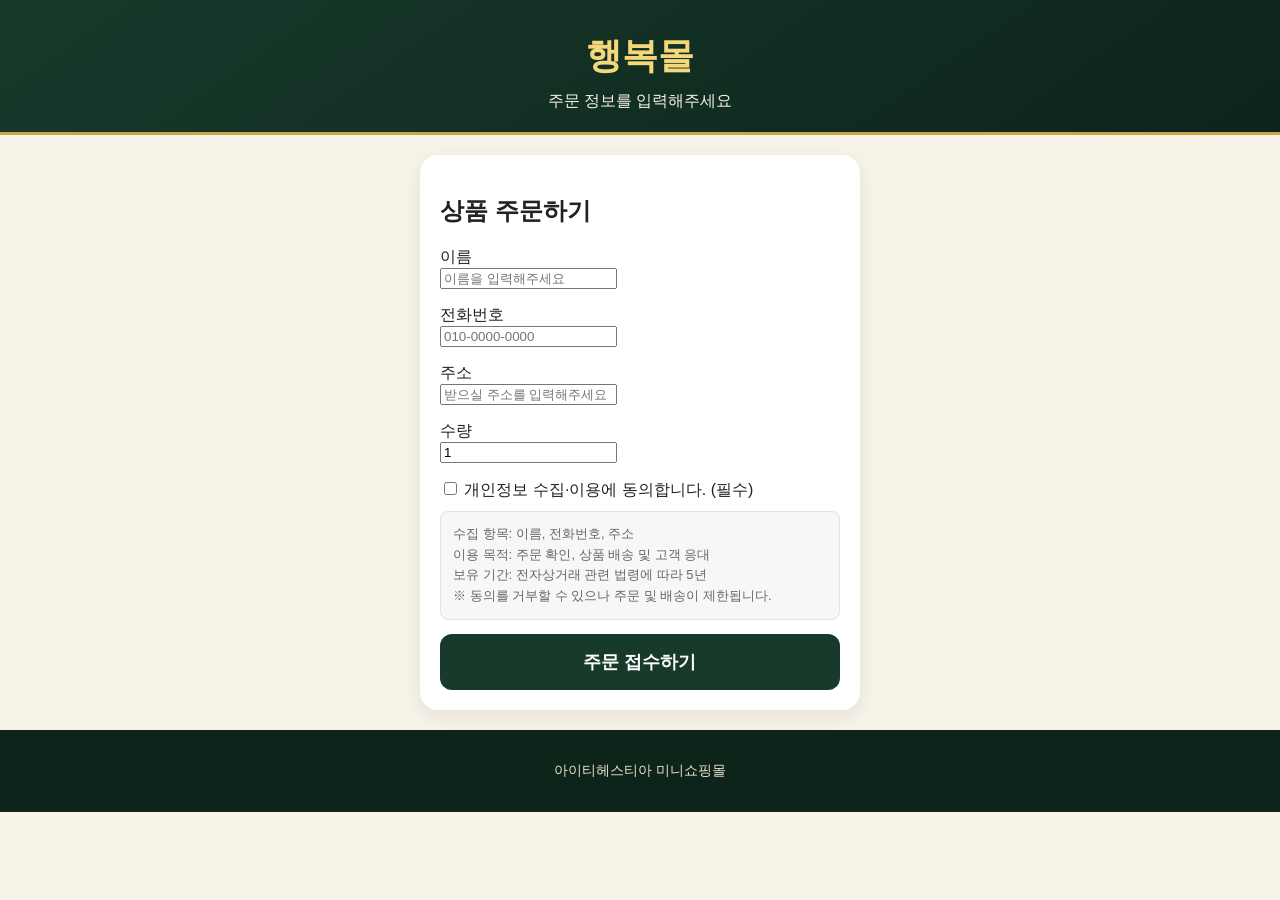
<file: order.html>
<!DOCTYPE html>
<html lang="ko">
<head>
    <meta charset="UTF-8">
    <meta name="viewport" content="width=device-width, initial-scale=1.0">
    <title>주문하기 | 행복몰</title>
    <link rel="stylesheet" href="style.css">
</head>

<body>

    <header>
        <h1>행복몰</h1>
        <p>주문 정보를 입력해주세요</p>
    </header>

    <main>
        <section class="products">

            <div class="product-card">

                <h2 id="product-title">상품 주문하기</h2>

                <p>
                    <label>이름</label><br>
                    <input type="text" name="customer_name" placeholder="이름을 입력해주세요">
                </p>

                <p>
                    <label>전화번호</label><br>
                    <input type="tel" name="customer_phone" placeholder="010-0000-0000">
                </p>

                <p>
                    <label>주소</label><br>
                    <input type="text" name="customer_address" placeholder="받으실 주소를 입력해주세요">
                </p>

                <p>
                    <label>수량</label><br>
                    <input type="number" name="quantity" value="1" min="1">
                </p>

                <label>
                    <input type="checkbox" id="privacyAgree">
                    개인정보 수집·이용에 동의합니다. (필수)
                  </label>
                  <div class="privacy-info">
                    수집 항목: 이름, 전화번호, 주소<br>
                    이용 목적: 주문 확인, 상품 배송 및 고객 응대<br>
                    보유 기간: 전자상거래 관련 법령에 따라 5년<br>
                    ※ 동의를 거부할 수 있으나 주문 및 배송이 제한됩니다.
                  </div>    
                <button type="button" onclick="submitOrder()">주문 접수하기</button>

            </div>

        </section>
    </main>

    <footer>
        <p>아이티헤스티아 미니쇼핑몰</p>
    </footer>
    <script>
        const params = new URLSearchParams(window.location.search);
        const product = params.get('product');
    
        if (product) {
            document.getElementById('product-title').textContent = product + ' 주문하기';
        }
        async function submitOrder() {
            const submitButton = document.querySelector('button');
            const privacyAgree = document.getElementById('privacyAgree');

if (!privacyAgree.checked) {
  alert('개인정보 수집·이용에 동의해주세요.');
  return;
}

    const name = document.querySelector('[name="customer_name"]').value;
    const phone = document.querySelector('[name="customer_phone"]').value;
    const address = document.querySelector('[name="customer_address"]').value;
    const quantity = document.querySelector('[name="quantity"]').value;
    const webAppUrl='https://script.google.com/macros/s/AKfycbxQE3hzIQV2tQbO7AhbY4cIKQ9d5VEGopx0FgOf4BYCDJGkueV53_bzwV2L3l8uk-GvJw/exec';
    if (!name || !phone || !address) {
    alert('이름, 전화번호, 주소를 모두 입력해주세요.');
    return;
}

submitButton.disabled = true;
submitButton.textContent = '주문 접수 중...';
    alert(
        '상품명: ' + product +
        '\n이름: ' + name +
        '\n전화번호: ' + phone +
        '\n주소: ' + address +
        '\n수량: ' + quantity
    );
    try {
    
    await fetch(webAppUrl, {
  method: 'POST',
  body: JSON.stringify({
    product: product,
    name: name,
    phone: phone,
    address: address,
    quantity: quantity
  })
});
alert('주문이 정상적으로 접수되었습니다.');
document.querySelector('[name="customer_name"]').value = '';
document.querySelector('[name="customer_phone"]').value = '';
document.querySelector('[name="customer_address"]').value = '';
document.querySelector('[name="quantity"]').value = '';
document.getElementById('privacyAgree').checked = false;
} catch (error) {
  alert('주문 전송에 실패했습니다. 잠시 후 다시 시도해주세요.');
} finally {
submitButton.disabled = false;
submitButton.textContent = '주문 접수하기';
}
}
    </script>
</body>
</html>
</file>
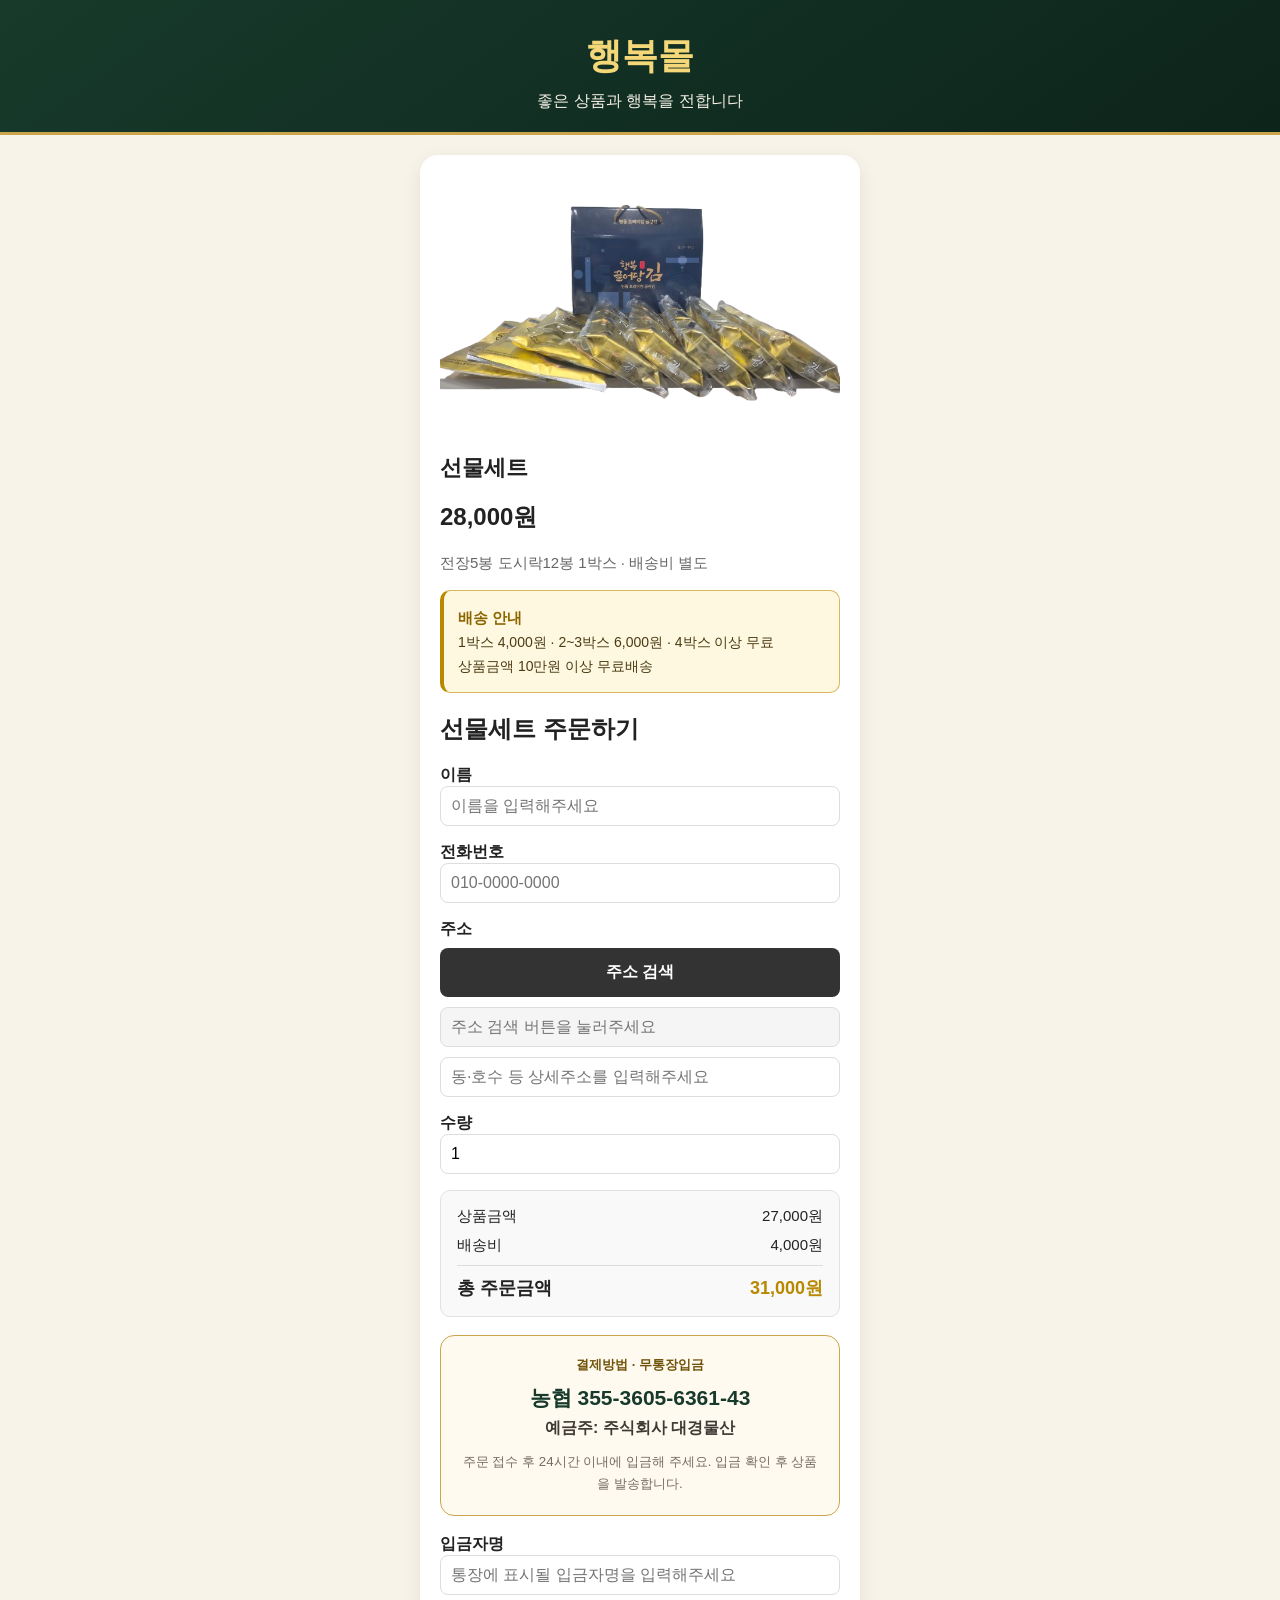
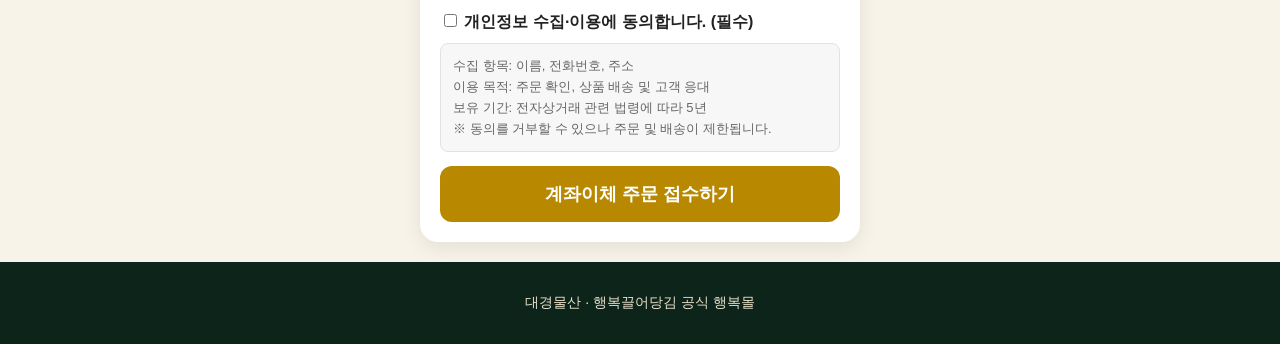
<file: set-order.html>
<!DOCTYPE html>
<html lang="ko">
<head>
    <meta charset="UTF-8">
    <meta name="viewport" content="width=device-width, initial-scale=1.0">
    <title>선물세트 | 행복몰</title>
    <link rel="stylesheet" href="style.css">
    <style>
        .order-summary {
            margin: 16px 0;
            padding: 16px;
            background-color: #f9f9f9;
            border: 1px solid #e2e2e2;
            border-radius: 10px;
        }

        .order-summary p {
            display: flex;
            justify-content: space-between;
            margin: 0 0 10px;
            font-size: 15px;
        }

        .order-summary p:last-child {
            margin-bottom: 0;
            padding-top: 10px;
            border-top: 1px solid #ddd;
            font-size: 18px;
            font-weight: bold;
        }

        .order-summary .total-amount {
            color: #b88900;
        }

        .product-card input:not([type="checkbox"]) {
            width: 100%;
            padding: 10px;
            font-size: 16px;
            border: 1px solid #ddd;
            border-radius: 8px;
        }

        .product-card label {
            font-weight: bold;
        }

        .product-card .submit-order-btn {
            background-color: #b88900;
            color: #ffffff;
        }

        .product-card .submit-order-btn:disabled {
            opacity: 0.6;
            cursor: not-allowed;
        }

        .address-group {
            margin: 0 0 16px;
        }

        .address-group label {
            display: block;
            margin-bottom: 8px;
        }

        .address-search-btn {
            width: 100%;
            margin-bottom: 10px;
            padding: 14px 16px;
            font-size: 16px;
            font-weight: bold;
            border: none;
            border-radius: 8px;
            background-color: #333333;
            color: #ffffff;
            cursor: pointer;
            min-height: 48px;
        }

        .address-search-btn:active {
            background-color: #222222;
        }

        .address-base-input {
            background-color: #f5f5f5;
            color: #333333;
            margin-bottom: 10px;
            cursor: default;
        }

        .address-base-input:focus {
            outline: none;
            border-color: #ddd;
        }

        .address-detail-input {
            margin-bottom: 0;
        }

        .postcode-layer {
            display: none;
            position: fixed;
            inset: 0;
            z-index: 1000;
            padding: 16px;
            box-sizing: border-box;
        }

        .postcode-layer.is-open {
            display: flex;
            align-items: center;
            justify-content: center;
        }

        body.postcode-layer-open {
            overflow: hidden;
        }

        .postcode-layer-backdrop {
            position: absolute;
            inset: 0;
            background-color: rgba(0, 0, 0, 0.55);
        }

        .postcode-layer-panel {
            position: relative;
            z-index: 1;
            display: flex;
            flex-direction: column;
            width: 100%;
            max-width: 500px;
            max-height: calc(100vh - 32px);
            background-color: #ffffff;
            border-radius: 16px;
            box-shadow: 0 12px 40px rgba(0, 0, 0, 0.25);
            overflow: hidden;
        }

        .postcode-layer-header {
            display: flex;
            flex-direction: column;
            align-items: stretch;
            gap: 10px;
            padding: 16px;
            border-bottom: 1px solid #e5e5e5;
            background-color: #ffffff;
            flex-shrink: 0;
            box-sizing: border-box;
        }

        .postcode-layer-header h3 {
            margin: 0;
            width: 100%;
            font-size: 18px;
            line-height: 1.4;
            white-space: nowrap;
            text-align: center;
        }

        .postcode-close-btn {
            width: 100%;
            box-sizing: border-box;
            border: none;
            border-radius: 8px;
            padding: 12px 16px;
            font-size: 15px;
            font-weight: bold;
            background-color: #333333;
            color: #ffffff;
            cursor: pointer;
            min-height: 44px;
        }

        .postcode-close-btn:active {
            background-color: #222222;
        }

        .postcode-embed {
            width: 100%;
            flex: 1 1 auto;
            min-height: 420px;
            height: min(72vh, 560px);
            overflow: auto;
            -webkit-overflow-scrolling: touch;
        }

        @media (max-width: 600px) {
            .postcode-layer {
                padding: 0;
            }

            .postcode-layer-panel {
                max-width: 100%;
                max-height: 100vh;
                height: 100vh;
                border-radius: 0;
            }

            .postcode-embed {
                min-height: 0;
                height: auto;
                flex: 1 1 auto;
            }

            .postcode-layer-header {
                padding: 14px 16px;
            }
        }
    </style>
</head>

<body>

    <header>
        <h1>행복몰</h1>
        <p>좋은 상품과 행복을 전합니다</p>
    </header>

    <main>
        <section class="products">

            <div class="product-card">

                <img src="images/세트구성.png"
                     alt="선물세트"
                     class="product-image">

                <h3>선물세트</h3>

                <p class="price">28,000원</p>

                <p class="description">
                    전장5봉 도시락12봉 1박스 · 배송비 별도
                </p>

                <div class="shipping-info">
                    <strong>배송 안내</strong><br>
                    1박스 4,000원 · 2~3박스 6,000원 · 4박스 이상 무료<br>
                    상품금액 10만원 이상 무료배송
                </div>

                <h2>선물세트 주문하기</h2>

                <p>
                    <label>이름</label><br>
                    <input type="text" name="customer_name" placeholder="이름을 입력해주세요">
                </p>

                <p>
                    <label>전화번호</label><br>
                    <input type="tel" name="customer_phone" placeholder="010-0000-0000">
                </p>

                <div class="address-group">
                    <label for="address-base">주소</label>
                    <button type="button" id="search-address-btn" class="address-search-btn">주소 검색</button>
                    <input type="text"
                           id="address-base"
                           name="customer_address_base"
                           class="address-base-input"
                           placeholder="주소 검색 버튼을 눌러주세요"
                           readonly>
                    <input type="text"
                           id="address-detail"
                           name="customer_address_detail"
                           class="address-detail-input"
                           placeholder="동·호수 등 상세주소를 입력해주세요">
                </div>

                <p>
                    <label>수량</label><br>
                    <input type="number" name="quantity" id="quantity" value="1" min="1">
                </p>

                <div class="order-summary">
                    <p>
                        <span>상품금액</span>
                        <span id="product-amount">27,000원</span>
                    </p>
                    <p>
                        <span>배송비</span>
                        <span id="shipping-fee">4,000원</span>
                    </p>
                    <p>
                        <span>총 주문금액</span>
                        <span id="total-amount" class="total-amount">31,000원</span>
                    </p>
                </div>

                <div class="bank-transfer-box">
                    <p class="payment-label">결제방법 · 무통장입금</p>
                    <strong>농협 355-3605-6361-43</strong>
                    <span>예금주: 주식회사 대경물산</span>
                    <small>주문 접수 후 24시간 이내에 입금해 주세요. 입금 확인 후 상품을 발송합니다.</small>
                </div>

                <p>
                    <label>입금자명</label><br>
                    <input type="text" name="depositor_name" placeholder="통장에 표시될 입금자명을 입력해주세요">
                </p>

                <label>
                    <input type="checkbox" id="privacyAgree">
                    개인정보 수집·이용에 동의합니다. (필수)
                </label>
                <div class="privacy-info">
                    수집 항목: 이름, 전화번호, 주소<br>
                    이용 목적: 주문 확인, 상품 배송 및 고객 응대<br>
                    보유 기간: 전자상거래 관련 법령에 따라 5년<br>
                    ※ 동의를 거부할 수 있으나 주문 및 배송이 제한됩니다.
                </div>
                <button type="button" id="submit-order-btn" class="submit-order-btn" onclick="submitOrder()">계좌이체 주문 접수하기</button>

            </div>

        </section>
    </main>

    <footer>
        <p>대경물산 · 행복끌어당김 공식 행복몰</p>
    </footer>

    <div id="postcode-layer" class="postcode-layer" aria-hidden="true">
        <div class="postcode-layer-backdrop" id="postcode-layer-backdrop"></div>
        <div class="postcode-layer-panel" role="dialog" aria-modal="true" aria-labelledby="postcode-layer-title">
            <div class="postcode-layer-header">
                <h3 id="postcode-layer-title">주소 검색</h3>
                <button type="button" id="close-postcode-btn" class="postcode-close-btn">닫기</button>
            </div>
            <div id="postcode-embed" class="postcode-embed"></div>
        </div>
    </div>

    <script src="https://t1.kakaocdn.net/mapjsapi/bundle/postcode/prod/postcode.v2.js"></script>
    <script>
        const product = '선물세트';
        const UNIT_PRICE = 27000;
        const FREE_SHIPPING_THRESHOLD = 100000;

        function formatWon(amount) {
            return amount.toLocaleString('ko-KR') + '원';
        }

        function calculateShipping(quantity, productAmount) {
            if (productAmount >= FREE_SHIPPING_THRESHOLD) {
                return 0;
            }
            if (quantity >= 4) {
                return 0;
            }
            if (quantity >= 2) {
                return 6000;
            }
            return 4000;
        }

        function calculateOrder(quantity) {
            const qty = Math.max(1, parseInt(quantity, 10) || 1);
            const productAmount = UNIT_PRICE * qty;
            const shippingFee = calculateShipping(qty, productAmount);
            const totalAmount = productAmount + shippingFee;

            return {
                quantity: qty,
                productAmount: productAmount,
                shippingFee: shippingFee,
                totalAmount: totalAmount
            };
        }

        function parseQuantity(value) {
            const trimmed = String(value).trim();
            if (trimmed === '') {
                return null;
            }
            const qty = parseInt(trimmed, 10);
            if (isNaN(qty)) {
                return null;
            }
            return qty;
        }

        function updateOrderSummaryDisplay(order) {
            document.getElementById('product-amount').textContent = formatWon(order.productAmount);
            document.getElementById('shipping-fee').textContent = formatWon(order.shippingFee);
            document.getElementById('total-amount').textContent = formatWon(order.totalAmount);
        }

        function handleQuantityInput() {
            const qty = parseQuantity(document.getElementById('quantity').value);
            if (qty !== null && qty >= 1) {
                updateOrderSummaryDisplay(calculateOrder(qty));
            }
        }

        function handleQuantityBlur() {
            const quantityInput = document.getElementById('quantity');
            const qty = parseQuantity(quantityInput.value);

            if (qty === null || qty < 1) {
                quantityInput.value = '1';
            }

            updateOrderSummaryDisplay(calculateOrder(quantityInput.value));
        }

        function handleQuantityFocus() {
            document.getElementById('quantity').select();
        }

        const quantityInput = document.getElementById('quantity');
        quantityInput.addEventListener('focus', handleQuantityFocus);
        quantityInput.addEventListener('click', handleQuantityFocus);
        quantityInput.addEventListener('input', handleQuantityInput);
        quantityInput.addEventListener('blur', handleQuantityBlur);
        updateOrderSummaryDisplay(calculateOrder(quantityInput.value));

        function getFullAddress() {
            const base = document.getElementById('address-base').value.trim();
            const detail = document.getElementById('address-detail').value.trim();

            if (!base) {
                return '';
            }
            if (!detail) {
                return base;
            }
            return base + ' ' + detail;
        }

        function closePostcodeLayer() {
            const layer = document.getElementById('postcode-layer');
            layer.classList.remove('is-open');
            layer.setAttribute('aria-hidden', 'true');
            document.body.classList.remove('postcode-layer-open');
            document.getElementById('postcode-embed').innerHTML = '';
        }

        function openPostcodeSearch() {
            if (typeof kakao === 'undefined' || !kakao.Postcode) {
                alert('주소검색 서비스를 불러오지 못했습니다. 잠시 후 다시 시도해 주세요.');
                return;
            }

            const layer = document.getElementById('postcode-layer');
            const embedElement = document.getElementById('postcode-embed');
            embedElement.innerHTML = '';

            layer.classList.add('is-open');
            layer.setAttribute('aria-hidden', 'false');
            document.body.classList.add('postcode-layer-open');

            new kakao.Postcode({
                oncomplete: function(data) {
                    const addr = data.userSelectedType === 'R' ? data.roadAddress : data.jibunAddress;
                    document.getElementById('address-base').value = addr;
                    closePostcodeLayer();
                    document.getElementById('address-detail').focus();
                },
                width: '100%',
                height: '100%'
            }).embed(embedElement);
        }

        document.getElementById('search-address-btn').addEventListener('click', openPostcodeSearch);
        document.getElementById('close-postcode-btn').addEventListener('click', closePostcodeLayer);
        document.getElementById('postcode-layer-backdrop').addEventListener('click', closePostcodeLayer);

        async function submitOrder() {
            const submitButton = document.getElementById('submit-order-btn');
            const privacyAgree = document.getElementById('privacyAgree');

            if (!privacyAgree.checked) {
                alert('개인정보 수집·이용에 동의해주세요.');
                return;
            }

            const name = document.querySelector('[name="customer_name"]').value;
            const phone = document.querySelector('[name="customer_phone"]').value;
            const address = getFullAddress();
            const depositorName = document.querySelector('[name="depositor_name"]').value.trim();
            const order = calculateOrder(document.querySelector('[name="quantity"]').value);
            const webAppUrl = 'https://script.google.com/macros/s/AKfycbxQE3hzIQV2tQbO7AhbY4cIKQ9d5VEGopx0FgOf4BYCDJGkueV53_bzwV2L3l8uk-GvJw/exec';

            if (!name || !phone || !address || !depositorName) {
                alert('이름, 전화번호, 주소, 입금자명을 모두 입력해주세요.');
                return;
            }

            submitButton.disabled = true;
            submitButton.textContent = '주문 접수 중...';
            alert(
                '상품명: ' + product +
                '\n이름: ' + name +
                '\n전화번호: ' + phone +
                '\n주소: ' + address +
                '\n입금자명: ' + depositorName +
                '\n수량: ' + order.quantity +
                '\n상품금액: ' + formatWon(order.productAmount) +
                '\n배송비: ' + formatWon(order.shippingFee) +
                '\n총 주문금액: ' + formatWon(order.totalAmount)
            );
            try {
                await fetch(webAppUrl, {
                    method: 'POST',
                    body: JSON.stringify({
                        product: product,
                        name: name,
                        phone: phone,
                        address: address,
                        depositorName: depositorName,
                        paymentMethod: '무통장입금',
                        quantity: order.quantity,
                        productAmount: order.productAmount,
                        shippingFee: order.shippingFee,
                        totalAmount: order.totalAmount
                    })
                });
                alert(
                    '주문이 정상적으로 접수되었습니다.\n\n' +
                    '입금계좌: 농협 355-3605-6361-43\n' +
                    '예금주: 주식회사 대경물산\n' +
                    '입금금액: ' + formatWon(order.totalAmount) + '\n\n' +
                    '24시간 이내 입금해 주세요. 입금 확인 후 발송됩니다.'
                );
                document.querySelector('[name="customer_name"]').value = '';
                document.querySelector('[name="customer_phone"]').value = '';
                document.getElementById('address-base').value = '';
                document.getElementById('address-detail').value = '';
                document.querySelector('[name="depositor_name"]').value = '';
                document.querySelector('[name="quantity"]').value = '1';
                document.getElementById('privacyAgree').checked = false;
                updateOrderSummaryDisplay(calculateOrder('1'));
            } catch (error) {
                alert('주문 전송에 실패했습니다. 잠시 후 다시 시도해주세요.');
            } finally {
                submitButton.disabled = false;
                submitButton.textContent = '계좌이체 주문 접수하기';
            }
        }
    </script>

<script>
    const phoneInput = document.querySelector('input[name="customer_phone"]');
  
    if (phoneInput) {
      phoneInput.setAttribute('inputmode', 'numeric');
      phoneInput.setAttribute('autocomplete', 'tel');
      phoneInput.setAttribute('maxlength', '13');
  
      phoneInput.addEventListener('input', function () {
        const numbers = this.value.replace(/[^0-9]/g, '').slice(0, 11);
  
        if (numbers.length <= 3) {
          this.value = numbers;
        } else if (numbers.length <= 7) {
          this.value = numbers.slice(0, 3) + '-' + numbers.slice(3);
        } else if (numbers.length <= 10) {
          this.value =
            numbers.slice(0, 3) + '-' +
            numbers.slice(3, 6) + '-' +
            numbers.slice(6);
        } else {
          this.value =
            numbers.slice(0, 3) + '-' +
            numbers.slice(3, 7) + '-' +
            numbers.slice(7);
        }
      });
  
      const orderButton = Array.from(document.querySelectorAll('button')).find(
        button => button.textContent.includes('주문 접수하기')
      );
  
      if (orderButton) {
        orderButton.addEventListener('click', function (event) {
          const phoneNumbers = phoneInput.value.replace(/[^0-9]/g, '');
  
          if (phoneNumbers.length !== 10 && phoneNumbers.length !== 11) {
            event.preventDefault();
            event.stopImmediatePropagation();
            alert('전화번호를 정확히 입력해 주세요.');
            phoneInput.focus();
          }
        }, true);
      }
    }
  </script>
</body>
</html>
</file>
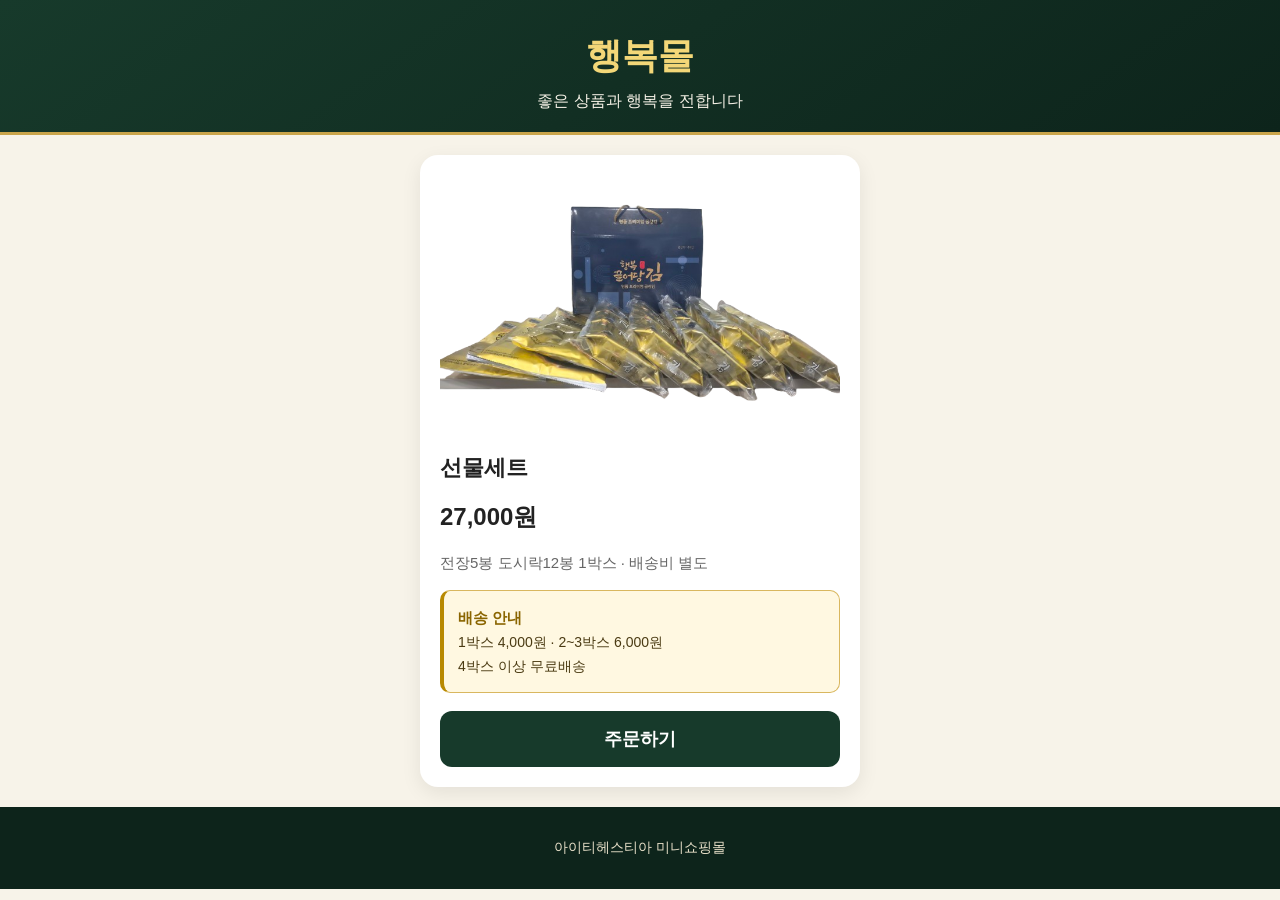
<file: set.html>
<!DOCTYPE html>
<html lang="ko">
<head>
    <meta charset="UTF-8">
    <meta name="viewport" content="width=device-width, initial-scale=1.0">
    <title>선물세트 | 행복몰</title>
    <link rel="stylesheet" href="style.css">
</head>

<body>

    <header>
        <h1>행복몰</h1>
        <p>좋은 상품과 행복을 전합니다</p>
    </header>

    <main>
        <section class="products">

            <div class="product-card">

                <img src="images/세트구성.png"
                     alt="선물세트"
                     class="product-image">

                <h3>선물세트</h3>

                <p class="price">27,000원</p>

                <p class="description">
                    전장5봉 도시락12봉 1박스 · 배송비 별도
                </p>

                <div class="shipping-info">
                    <strong>배송 안내</strong><br>
                    1박스 4,000원 · 2~3박스 6,000원<br>
                    4박스 이상 무료배송
                  </div>
                <button type="button" onclick="location.href='set-order.html?product=선물세트'">주문하기</button>

            </div>

        </section>
    </main>

    <footer>
        <p>아이티헤스티아 미니쇼핑몰</p>
    </footer>

</body>
</html>
</file>
<file: style.css>
* {
    box-sizing: border-box;
}

body {
    margin: 0;
    font-family: Arial, sans-serif;
    background-color: #f7f3e9;
    color: #222222;
}

header {
    background: linear-gradient(145deg, #173a2b, #0d241b);
    padding: 32px 20px 20px;
    text-align: center;
    border-bottom: 3px solid #caa54b;
    color: #ffffff;
}

header h1 {
    margin: 0 0 10px;
    font-size: 36px;
    color: #f3d778;
}

header p {
    margin: 0;
    color: #f5f1e6;
    font-size: 16px;
}

header .company-name {
    margin-bottom: 8px;
    color: #d9c789;
    font-size: 13px;
    letter-spacing: 0.12em;
}

main {
    width: 100%;
    max-width: 480px;
    margin: 0 auto;
    padding: 20px;
}

.shop-intro {
    text-align: center;
    margin-bottom: 24px;
}

.official-badge {
    display: inline-block;
    margin: 0 0 10px;
    padding: 7px 13px;
    border: 1px solid #caa54b;
    border-radius: 999px;
    background: #fffdf7;
    color: #72530a !important;
    font-size: 13px !important;
    font-weight: 700;
}

.shop-intro h2 {
    font-size: 24px;
    margin: 0 0 10px;
    line-height: 1.4;
}

.brand-points {
    display: flex;
    flex-wrap: wrap;
    justify-content: center;
    gap: 8px;
    margin-top: 16px;
}

.brand-points span {
    padding: 7px 11px;
    border-radius: 8px;
    background: #173a2b;
    color: #ffffff;
    font-size: 13px;
    font-weight: 700;
}

.products {
    display: grid;
    gap: 20px;
}

.shop-intro p {
    color: #666666;
    font-size: 16px;
}

.shop-intro .brand-slogan {
  color: #b88900;
  font-size: 18px;
  font-weight: 700;
  line-height: 1.7;
}
.product-card {
    background-color: #ffffff;
    border-radius: 18px;
    padding: 20px;
    box-shadow: 0 6px 20px rgba(0, 0, 0, 0.08);
}

.product-image {
    height: 260px;
    width: 100%;
    object-fit: contain;
    background-color: #ffffff;
    border-radius: 14px;
    display: flex;
    align-items: center;
    justify-content: center;
    color: #999999;
    margin-bottom: 18px;
}

.product-card h3 {
    font-size: 22px;
    margin: 0 0 10px;
}

.description {
    color: #666666;
    font-size: 15px;
    line-height: 1.6;
}

.price {
    font-size: 24px;
    font-weight: bold;
    margin: 18px 0;
}

button {
    width: 100%;
    border: none;
    border-radius: 12px;
    padding: 16px;
    font-size: 18px;
    font-weight: bold;
    cursor: pointer;
    background: #173a2b;
    color: #ffffff;
    transition: background-color 0.2s ease, transform 0.2s ease;
}

button:hover {
    background: #245640;
    transform: translateY(-1px);
}

footer {
    text-align: center;
    padding: 28px 20px;
    background: #0d241b;
    color: #e7dfc8;
    font-size: 14px;
}

footer p {
    margin: 4px 0;
}

.privacy-info {
    margin: 10px 0 14px;
    padding: 12px;
    background-color: #f7f7f7;
    border: 1px solid #e2e2e2;
    border-radius: 8px;
    color: #666666;
    font-size: 13px;
    line-height: 1.6;
  }

  .shipping-info {
    margin: 14px 0 18px;
    padding: 14px;
    background-color: #fff8e1;
    border: 1px solid #d9b75f;
    border-left: 4px solid #b88900;
    border-radius: 10px;
    color: #4a3a12;
    font-size: 14px;
    line-height: 1.7;
  }
  
  .shipping-info strong {
    color: #8a6500;
    font-size: 15px;
  }
  @media (max-width: 600px) {
    header {
      padding: 24px 16px 16px;
    }
  
    header h1 {
      font-size: 28px;
    }
  
    main {
      padding: 12px;
    }
  
    .product-card {
      padding: 16px;
      border-radius: 14px;
    }
  
    .product-image {
      height: 220px;
    }
  
    .product-card input:not([type="checkbox"]) {
      width: 100%;
      padding: 10px;
      font-size: 16px;
    }
  
    .privacy-info {
      padding: 10px;
      font-size: 12px;
    }
  }


/* 상품 상세페이지 */
.detail-main {
    max-width: 920px;
    padding-top: 18px;
    padding-bottom: 48px;
}

.breadcrumb {
    display: flex;
    justify-content: space-between;
    align-items: center;
    gap: 16px;
    margin-bottom: 18px;
    color: #786f5d;
    font-size: 14px;
}

.breadcrumb a {
    color: #173a2b;
    font-weight: 700;
    text-decoration: none;
}

.detail-product {
    display: grid;
    grid-template-columns: minmax(0, 1.05fr) minmax(300px, 0.95fr);
    overflow: hidden;
    border: 1px solid #e6dcc5;
    border-radius: 22px;
    background: #ffffff;
    box-shadow: 0 12px 35px rgba(13, 36, 27, 0.1);
}

.detail-photo-wrap {
    position: relative;
    min-height: 520px;
    background: #111f1a;
}

.detail-product-image {
    display: block;
    width: 100%;
    height: 100%;
    min-height: 520px;
    object-fit: cover;
}

.detail-badge {
    position: absolute;
    z-index: 1;
    top: 18px;
    left: 18px;
    padding: 8px 12px;
    border: 1px solid rgba(255, 255, 255, 0.55);
    border-radius: 999px;
    background: rgba(13, 36, 27, 0.88);
    color: #f3d778;
    font-size: 12px;
    font-weight: 700;
}

.detail-summary {
    display: flex;
    flex-direction: column;
    justify-content: center;
    padding: 38px 34px;
}

.detail-eyebrow,
.section-kicker {
    margin: 0 0 10px;
    color: #9a7318;
    font-size: 12px;
    font-weight: 800;
    letter-spacing: 0.12em;
}

.detail-summary h2 {
    margin: 0 0 12px;
    color: #173a2b;
    font-size: 34px;
}

.detail-lead {
    margin: 0 0 24px;
    color: #4f4a40;
    font-size: 18px;
    font-weight: 700;
    line-height: 1.65;
}

.detail-specs {
    margin: 0 0 24px;
    border-top: 1px solid #e8e1d3;
}

.detail-specs div {
    display: flex;
    justify-content: space-between;
    gap: 18px;
    padding: 15px 0;
    border-bottom: 1px solid #e8e1d3;
}

.detail-specs dt {
    color: #766f63;
}

.detail-specs dd {
    margin: 0;
    color: #222222;
    font-weight: 700;
    text-align: right;
}

.detail-specs .detail-price {
    color: #8a6500;
    font-size: 21px;
}

.primary-order-link {
    display: block;
    padding: 16px 18px;
    border-radius: 12px;
    background: #173a2b;
    color: #ffffff;
    font-size: 17px;
    font-weight: 800;
    text-align: center;
    text-decoration: none;
    transition: background-color 0.2s ease, transform 0.2s ease;
}

.primary-order-link:hover {
    background: #245640;
    transform: translateY(-1px);
}

.order-note {
    margin: 10px 0 0;
    color: #80786a;
    font-size: 12px;
    text-align: center;
}

.detail-story,
.detail-guide,
.detail-final-cta {
    margin-top: 24px;
    padding: 32px;
    border: 1px solid #e6dcc5;
    border-radius: 20px;
    background: #fffdf7;
}

.detail-story {
    text-align: center;
}

.detail-story h2,
.detail-guide h2 {
    margin: 0 0 14px;
    color: #173a2b;
    font-size: 27px;
}

.detail-story > p:not(.section-kicker) {
    max-width: 620px;
    margin: 0 auto;
    color: #5f594f;
    line-height: 1.8;
}

.detail-points {
    display: grid;
    grid-template-columns: repeat(3, 1fr);
    gap: 12px;
    margin-top: 26px;
}

.detail-points div {
    padding: 20px 12px;
    border-radius: 14px;
    background: #173a2b;
    color: #ffffff;
}

.detail-points strong,
.detail-points span {
    display: block;
}

.detail-points strong {
    margin-bottom: 8px;
    color: #f3d778;
    font-size: 16px;
}

.detail-points span {
    color: #f4f0e6;
    font-size: 13px;
    line-height: 1.6;
}

.detail-guide h2 {
    text-align: center;
}

.guide-list {
    display: grid;
    grid-template-columns: repeat(2, 1fr);
    gap: 14px;
    margin-top: 22px;
}

.guide-list div {
    padding: 20px;
    border-radius: 14px;
    background: #f7f3e9;
}

.guide-list h3 {
    margin: 0 0 8px;
    color: #72530a;
    font-size: 17px;
}

.guide-list p {
    margin: 0;
    color: #5f594f;
    font-size: 14px;
    line-height: 1.75;
}

.detail-final-cta {
    border-color: #caa54b;
    background: linear-gradient(145deg, #173a2b, #0d241b);
    color: #ffffff;
    text-align: center;
}

.detail-final-cta p {
    margin: 0 0 8px;
    color: #d9c789;
}

.detail-final-cta strong {
    display: block;
    margin-bottom: 20px;
    color: #ffffff;
    font-size: 22px;
}

.detail-final-cta .primary-order-link {
    max-width: 360px;
    margin: 0 auto;
    background: #caa54b;
    color: #16271f;
}

@media (max-width: 600px) {
    .detail-main {
        padding: 12px 12px 36px;
    }

    .detail-product {
        grid-template-columns: 1fr;
        border-radius: 16px;
    }

    .detail-photo-wrap,
    .detail-product-image {
        min-height: 0;
    }

    .detail-product-image {
        height: auto;
        aspect-ratio: 4 / 5;
    }

    .detail-summary {
        padding: 26px 20px;
    }

    .detail-summary h2 {
        font-size: 28px;
    }

    .detail-story,
    .detail-guide,
    .detail-final-cta {
        padding: 24px 18px;
        border-radius: 16px;
    }

    .detail-story h2,
    .detail-guide h2 {
        font-size: 23px;
    }

    .detail-points,
    .guide-list {
        grid-template-columns: 1fr;
    }

    .detail-points div {
        padding: 17px 12px;
    }
}


footer a {
    color: #f3d778;
}

.business-info {
    max-width: 760px;
    margin: 14px auto 0;
    padding-top: 14px;
    border-top: 1px solid rgba(231, 223, 200, 0.28);
    color: #d9d2c2;
    font-size: 12px;
    line-height: 1.65;
}

.bank-transfer-box {
    margin: 18px 0;
    padding: 20px;
    border: 1px solid #caa54b;
    border-radius: 14px;
    background: #fffaf0;
    text-align: center;
}

.bank-transfer-box .payment-label {
    margin: 0 0 10px;
    color: #72530a;
    font-size: 13px;
    font-weight: 800;
}

.bank-transfer-box strong,
.bank-transfer-box span,
.bank-transfer-box small {
    display: block;
}

.bank-transfer-box strong {
    color: #173a2b;
    font-size: 21px;
}

.bank-transfer-box span {
    margin-top: 6px;
    color: #3f3b34;
    font-weight: 700;
}

.bank-transfer-box small {
    margin-top: 12px;
    color: #746c60;
    line-height: 1.65;
}
</file>
